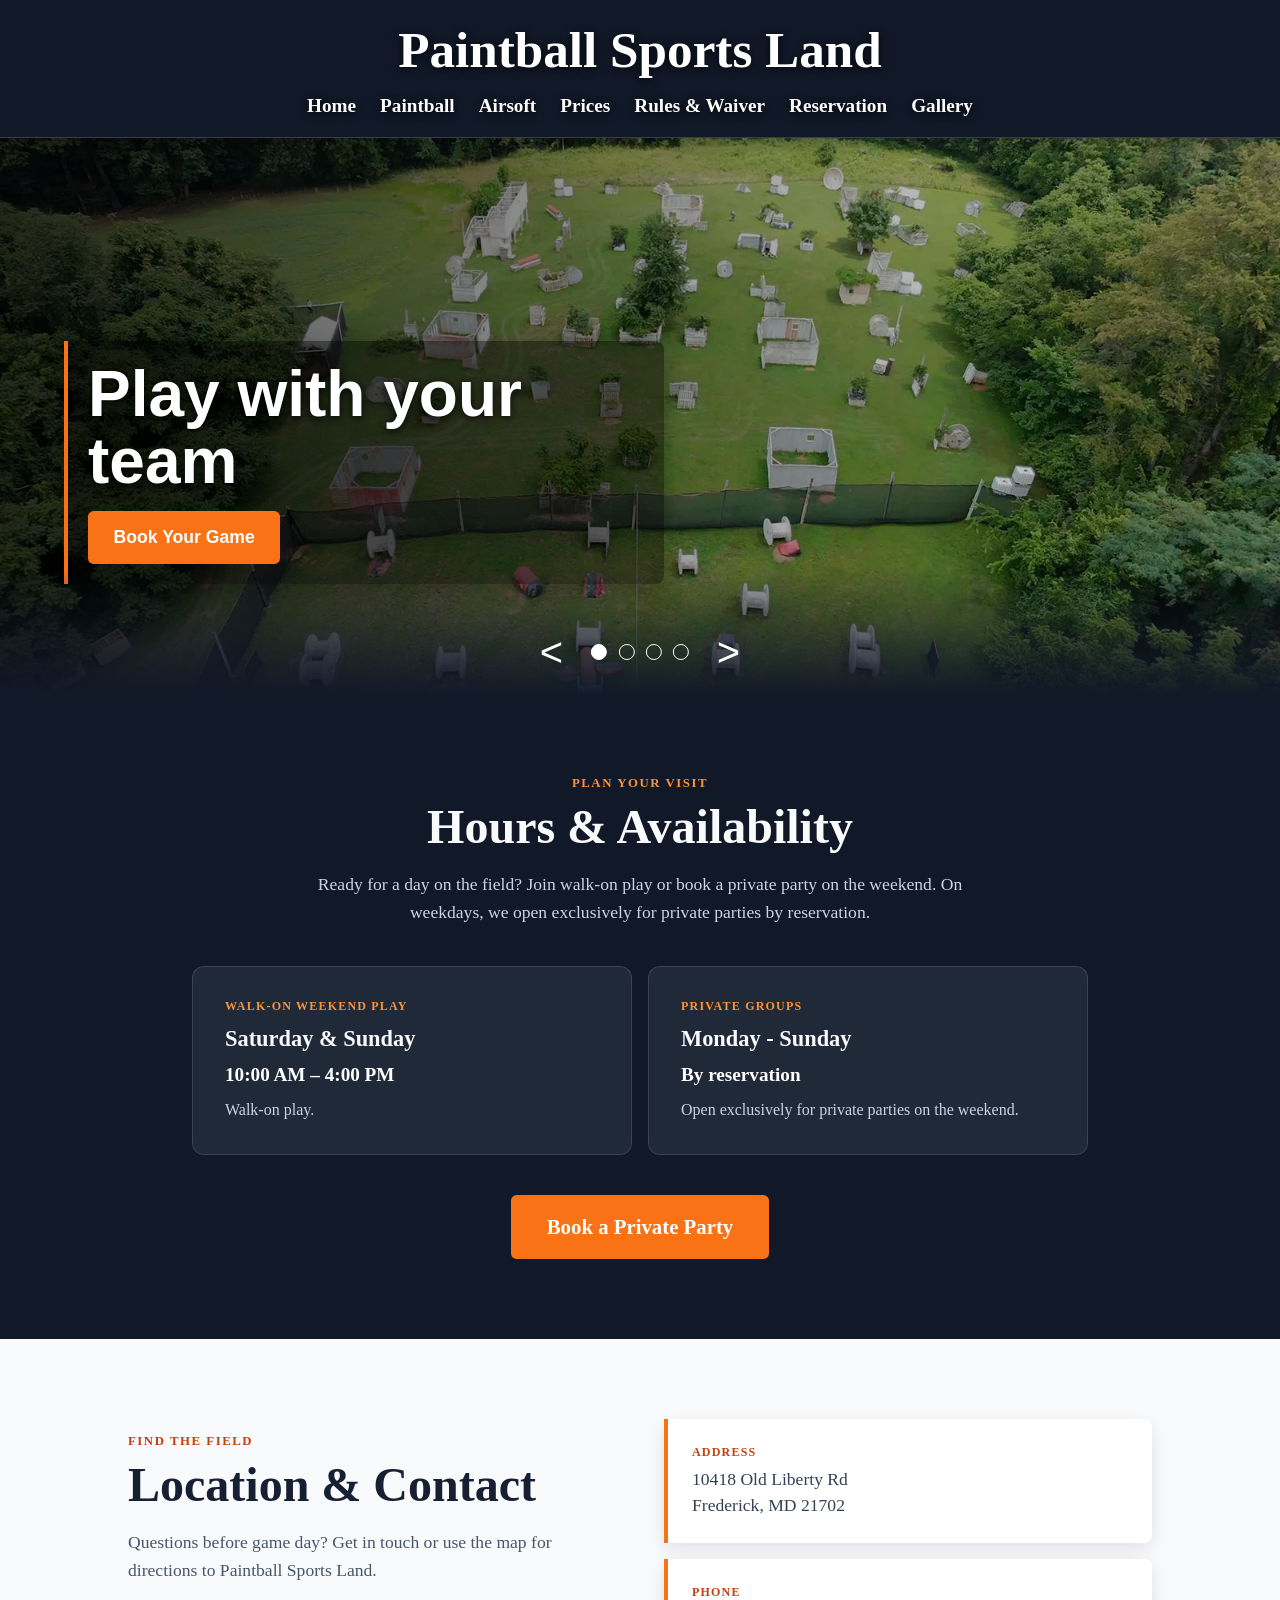
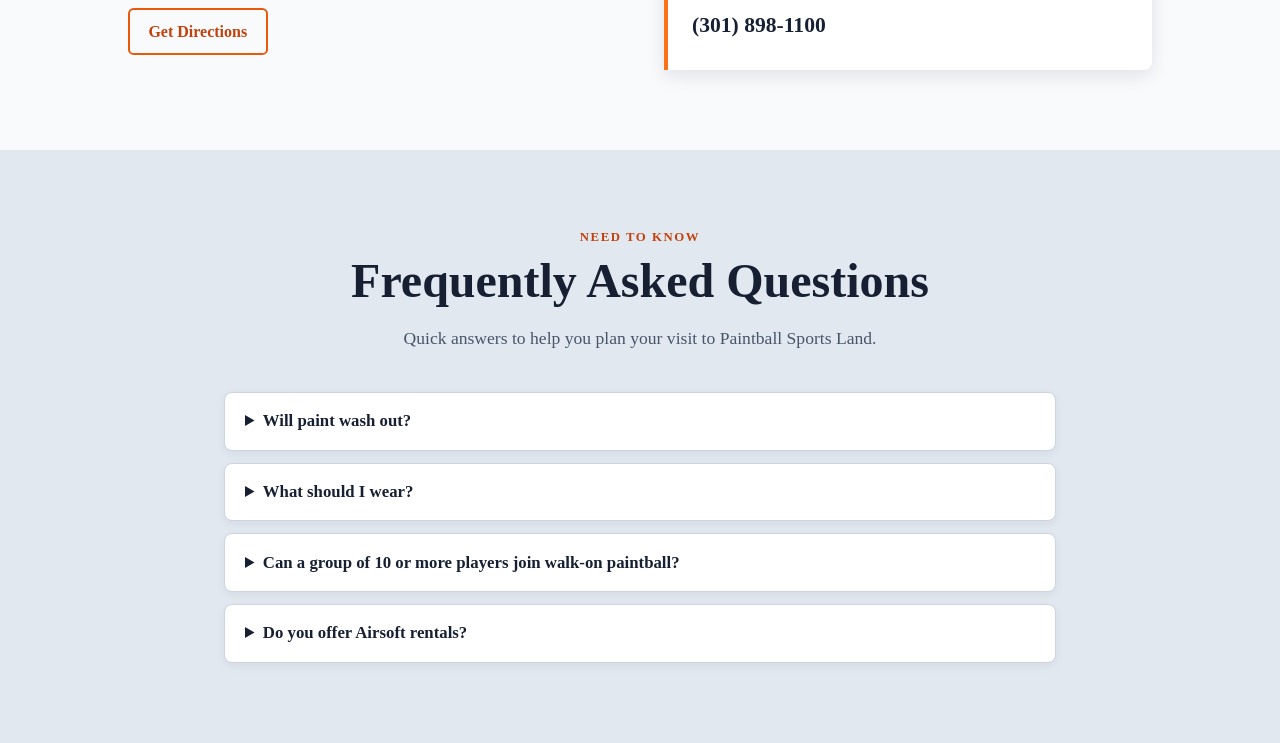
<file: index.html>
<!-- The main page for Paintball Sports Land. Page styles and behaviour are loaded below. -->
<html>
  <head>
    <meta charset="UTF-8">
    <!-- Text shown in the browser tab and in search results. -->
    <title>Paintball Sportsland</title>
    <!-- Loads the CSS file that controls the page design and layout. -->
    <link rel="stylesheet" href="style.css">
  </head>
  <body>
    <!-- Header stays on top of the hero images because CSS gives it a high stacking order. -->
    <header>
      <!-- The business name displayed at the top of the page. -->
      <h1>Paintball Sports Land</h1>
      <nav>
        <!-- Main site navigation. Update each href when its matching page is created. -->
        <ul class="nav-menu">
            <!-- index.html is the homepage file in this project. -->
            <li><a href="index.html">Home</a></li>
            <li><a href="Paintball.html">Paintball</a></li>
            <li><a href="Airsoft.html">Airsoft</a></li>
            <li><a href="prices.html">Prices</a></li>
            <li><a href="Rules.html">Rules &amp; Waiver</a></li>
            <li><a href="Reservation.html">Reservation</a></li>
            <li><a href="Gallery.html">Gallery</a></li>
        </ul>
      </nav>
    </header>

    <!--
      Hero slideshow: each .slide contains one background image and one caption.
      The first slide needs the active class so it is visible when the page loads.
      Add a new slide here and a matching dot button below if you add another image.
    -->
    <section class="slideshow">
      <!-- Slide 1: active makes this the opening image. -->
      <div class="slide active">
        <!-- alt text describes the image for screen readers. -->
        <picture>
          <source srcset="images/optimized/overivew_town_minifield.webp" type="image/webp">
          <img src="images/overivew_town_minifield.jpg" alt="Paintball players" fetchpriority="high">
        </picture>
        <!-- Caption contains the headline and main booking call-to-action. -->
        <div class="caption">
          <p>Play with your team</p>
          <!-- Change Reservation.html if the reservation page is renamed. -->
          <a class="book-button" href="Reservation.html">Book Your Game</a>
        </div>
      </div>

      <!-- Slide 2. It becomes visible when a user chooses it with the controls. -->
      <div class="slide airsoft-slide">
        <picture>
          <source srcset="images/optimized/airfoster.webp" type="image/webp">
          <img src="images/airfoster.jpg" alt="Airsoft player aiming a marker">
        </picture>
        <div class="caption">
          <p>Take on the field</p>
          <a class="book-button" href="Reservation.html">Book Your Game</a>
        </div>
      </div>

      <!-- Slide 3. -->
      <div class="slide">
        <picture>
          <source srcset="images/optimized/overview_of_speedball.webp" type="image/webp">
          <img src="images/overview_of_speedball.jpg" alt="Paintball equipment">
        </picture>
        <div class="caption">
          <p>Gear up and play</p>
          <a class="book-button" href="Reservation.html">Book Your Game</a>
        </div>
      </div>

      <!-- Slide 4. -->
      <div class="slide">
        <picture>
          <source srcset="images/optimized/paintballer_running.webp" type="image/webp">
          <img src="images/paintballer_running.jpg" alt="Paintball field overview">
        </picture>
        <div class="caption">
          <p>Explore our fields</p>
          <a class="book-button" href="Reservation.html">Book Your Game</a>
        </div>
      </div>

      <!-- Manual slideshow controls. aria-label text is used by screen readers. -->
      <div class="slide-controls" aria-label="Slideshow controls">
        <!-- Buttons use type="button" so they never submit a form. -->
        <button class="slide-arrow previous" type="button" aria-label="Previous slide">&lt;</button>
        <!-- One dot per slide; keep their order aligned with the slides above. -->
        <div class="slide-dots">
          <button class="slide-dot active" type="button" aria-label="Show slide 1"></button>
          <button class="slide-dot" type="button" aria-label="Show slide 2"></button>
          <button class="slide-dot" type="button" aria-label="Show slide 3"></button>
          <button class="slide-dot" type="button" aria-label="Show slide 4"></button>
        </div>
        <button class="slide-arrow next" type="button" aria-label="Next slide">&gt;</button>
      </div>
    </section>

    <!--
      HOURS AND AVAILABILITY
      This section sits directly below the hero so visitors can quickly decide
      when they can play. Update the text here whenever business hours change.
    -->
    <section class="hours-section" aria-labelledby="hours-heading">
      <!-- Introductory copy explains what the schedule cards mean. -->
      <div class="hours-intro">
        <p class="section-label">Plan your visit</p>
        <h2 id="hours-heading">Hours &amp; Availability</h2>
        <p>Ready for a day on the field? Join walk-on play or book a private party on the weekend. On weekdays, we open exclusively for private parties by reservation.</p>
      </div>

      <!-- Two schedule cards separate walk-on availability from private-party availability. -->
      <div class="hours-cards">
        <!-- Weekend card: walk-on play hours. -->
        <article class="hours-card">
          <p class="hours-card-label">Walk-On Weekend Play</p>
          <h3>Saturday &amp; Sunday</h3>
          <p class="hours-time">10:00 AM – 4:00 PM</p>
          <p>Walk-on play.</p>
        </article>

        <!-- Weekday card: the facility is reserved exclusively for private groups. -->
        <article class="hours-card hours-card--accent">
          <p class="hours-card-label">Private groups</p>
          <h3>Monday - Sunday</h3>
          <p class="hours-time">By reservation</p>
          <p>Open exclusively for private parties on the weekend.</p>
        </article>
      </div>

      <!-- Repeats the reservation action after visitors have read the schedule. -->
      <a class="book-button hours-button" href="Reservation.html">Book a Private Party</a>
    </section>

    <!--
      LOCATION AND CONTACT
      This section gives visitors the two fastest ways to reach the business:
      finding the field and calling the staff. Update the address and phone link
      together if either detail ever changes.
    -->
    <section class="location-section" aria-labelledby="location-heading">
      <!-- Left column introduces the section and contains the directions action. -->
      <div class="location-intro">
        <p class="section-label">Find the field</p>
        <h2 id="location-heading">Location &amp; Contact</h2>
        <p>Questions before game day? Get in touch or use the map for directions to Paintball Sports Land.</p>
        <!-- Opens Google Maps with the business address already entered. -->
        <a class="directions-button" href="https://www.google.com/maps/search/?api=1&amp;query=10418+Old+Liberty+Rd+Frederick+MD+21702" target="_blank" rel="noopener noreferrer">Get Directions</a>
      </div>

      <!-- Right column contains the address and phone information. -->
      <div class="contact-details">
        <!-- The address link selects the appropriate mapping app for the visitor's device. -->
        <address class="contact-item">
          <span class="contact-label">Address</span>
          <a class="address-map-link" data-map-address="10418 Old Liberty Rd, Frederick, MD 21702" href="https://www.google.com/maps/search/?api=1&amp;query=10418+Old+Liberty+Rd+Frederick+MD+21702" target="_blank" rel="noopener noreferrer">
            <span>10418 Old Liberty Rd</span>
            <span>Frederick, MD 21702</span>
          </a>
        </address>

        <!-- tel: lets visitors on phones tap the number to start a call. -->
        <div class="contact-item">
          <span class="contact-label">Phone</span>
          <a href="tel:+13018981100">(301) 898-1100</a>
        </div>
      </div>
    </section>

    <!--
      FREQUENTLY ASKED QUESTIONS
      The built-in details/summary elements create an accessible accordion without
      JavaScript. Add a new details block below to add another question and answer.
    -->
    <section class="faq-section" aria-labelledby="faq-heading">
      <!-- Brief introduction to the question list. -->
      <div class="faq-intro">
        <p class="section-label">Need to know</p>
        <h2 id="faq-heading">Frequently Asked Questions</h2>
        <p>Quick answers to help you plan your visit to Paintball Sports Land.</p>
      </div>

      <!-- Each details element can be clicked to expand or collapse its answer. -->
      <div class="faq-list">
        <details class="faq-item">
          <summary>Will paint wash out?</summary>
          <p>Yes, paint washes out of clothing, but we recommend washing your clothes as soon as possible.</p>
        </details>

        <details class="faq-item">
          <summary>What should I wear?</summary>
          <p>We recommend wearing older clothes and long pants.</p>
        </details>

        <details class="faq-item">
          <summary>Can a group of 10 or more players join walk-on paintball?</summary>
          <p>Yes. Groups of 10 or more can join walk-on paintball. We recommend calling ahead to help guarantee rentals for your group.</p>
        </details>

        <details class="faq-item">
          <summary>Do you offer Airsoft rentals?</summary>
          <p>Yes, but rental quantities are limited. Reserve ahead of time to help guarantee an Airsoft gun.</p>
        </details>
      </div>
    </section>

    <!-- Loads the slideshow controls after page content. -->
    <script src="script.js"></script>
  </body>
</html>
</file>
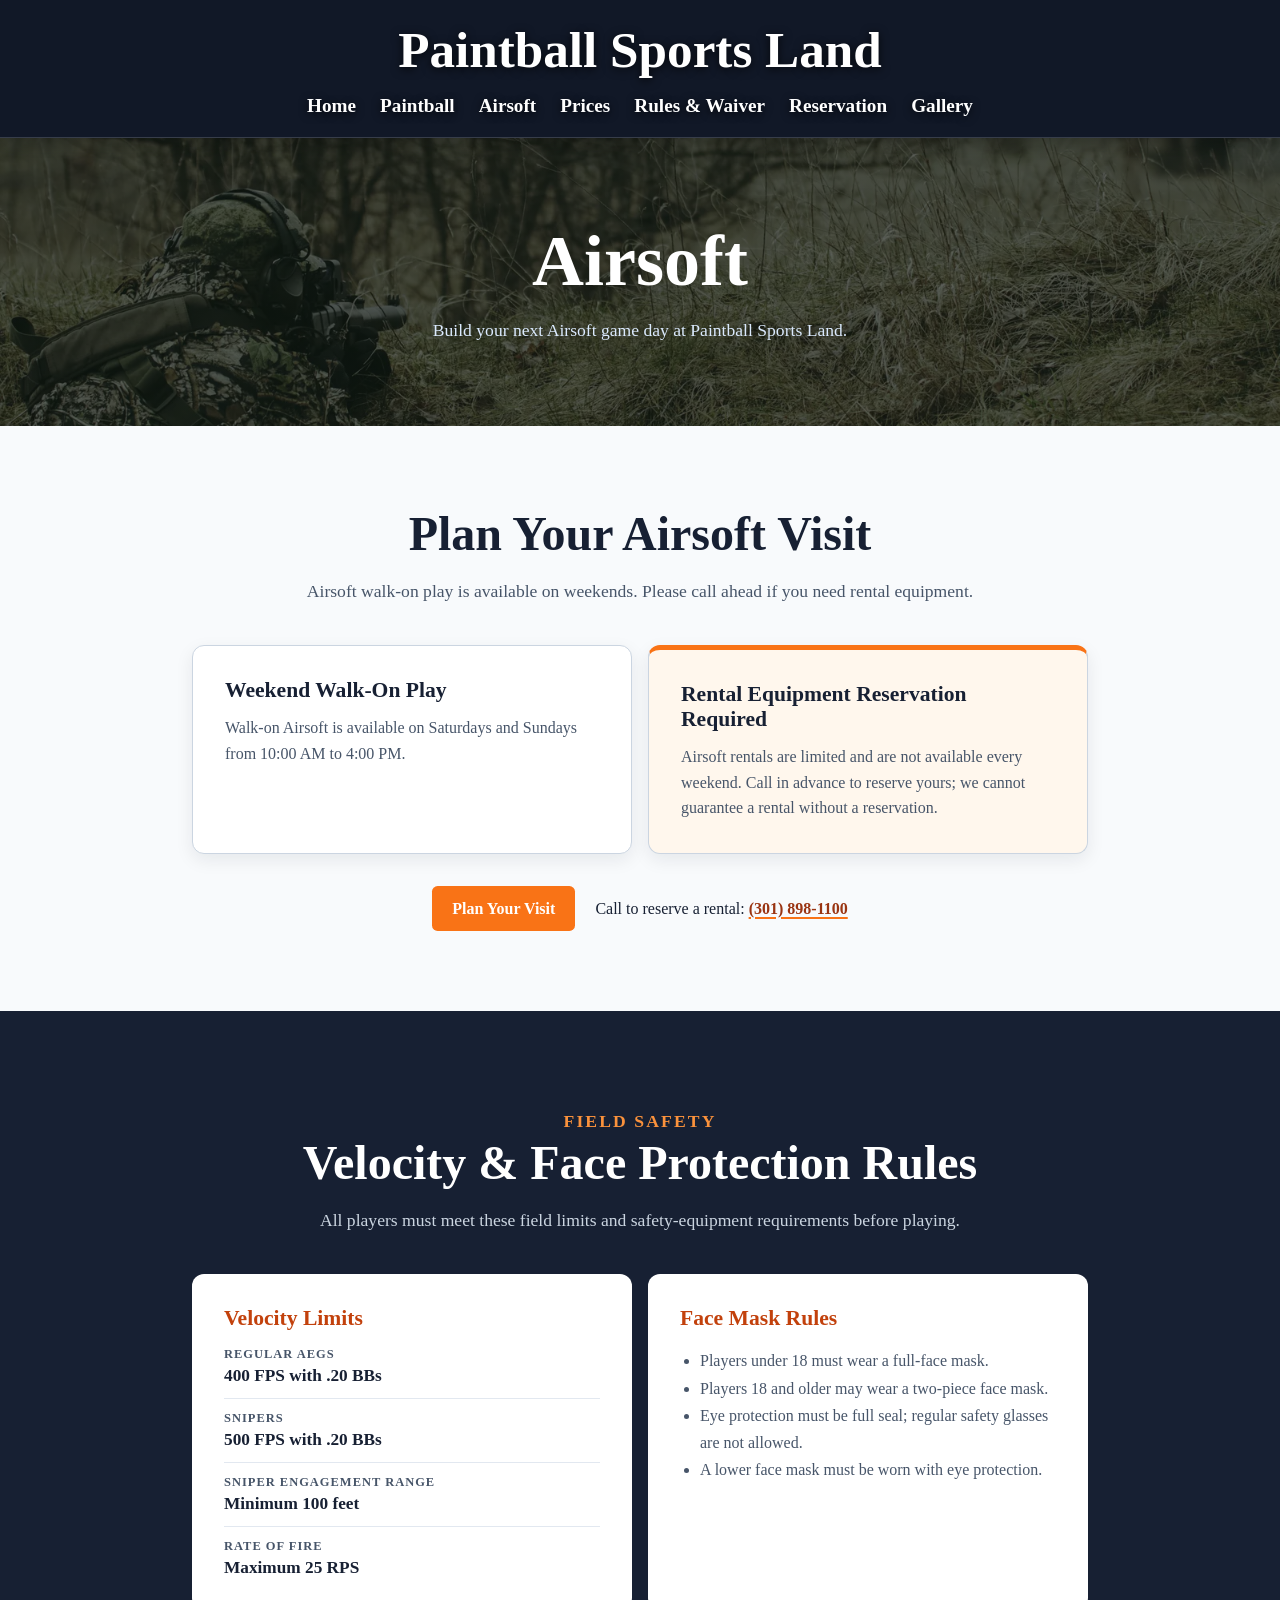
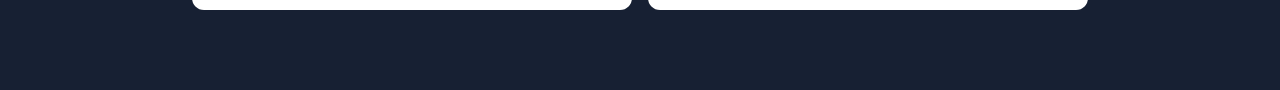
<file: Airsoft.html>
<!doctype html>
<html lang="en">
  <head>
    <!-- Page title displayed in the browser tab. -->
    <meta charset="UTF-8">
    <meta name="viewport" content="width=device-width, initial-scale=1.0">
    <title>Airsoft | Paintball Sports Land</title>
    <!-- Shares the site's existing styles with this page. -->
    <link rel="stylesheet" href="style.css">
  </head>
  <body>
    <!-- Shared site header. Keep these links the same across all pages. -->
    <header>
      <h1>Paintball Sports Land</h1>
      <nav aria-label="Main navigation">
        <ul class="nav-menu">
          <li><a href="index.html">Home</a></li>
          <li><a href="Paintball.html">Paintball</a></li>
          <li><a href="Airsoft.html" aria-current="page">Airsoft</a></li>
          <li><a href="prices.html">Prices</a></li>
          <li><a href="Rules.html">Rules &amp; Waiver</a></li>
          <li><a href="Reservation.html">Reservation</a></li>
          <li><a href="Gallery.html">Gallery</a></li>
        </ul>
      </nav>
    </header>

    <main>
      <!-- Page hero introduces the activity without relying on a new image. -->
      <section class="inner-page-hero airsoft-hero">
        <h2>Airsoft</h2>
        <p>Build your next Airsoft game day at Paintball Sports Land.</p>
      </section>

      <section class="page-content airsoft-visit-section" aria-labelledby="airsoft-plan-heading">
        <div class="content-heading">
          <h2 id="airsoft-plan-heading">Plan Your Airsoft Visit</h2>
          <p>Airsoft walk-on play is available on weekends. Please call ahead if you need rental equipment.</p>
        </div>
        <div class="content-grid">
          <article class="page-card">
            <h3>Weekend Walk-On Play</h3>
            <p>Walk-on Airsoft is available on Saturdays and Sundays from 10:00 AM to 4:00 PM.</p>
          </article>
          <article class="page-card airsoft-rental-card">
            <h3>Rental Equipment Reservation Required</h3>
            <p>Airsoft rentals are limited and are not available every weekend. Call in advance to reserve yours; we cannot guarantee a rental without a reservation.</p>
          </article>
        </div>
        <div class="page-action-row">
          <a class="book-button" href="Reservation.html">Plan Your Visit</a>
          <span>Call to reserve a rental: <a class="text-link" href="tel:+13018981100">(301) 898-1100</a></span>
        </div>
      </section>

      <section class="airsoft-rules-section" aria-labelledby="airsoft-rules-heading">
        <div class="content-heading">
          <p class="section-label">Field safety</p>
          <h2 id="airsoft-rules-heading">Velocity &amp; Face Protection Rules</h2>
          <p>All players must meet these field limits and safety-equipment requirements before playing.</p>
        </div>
        <div class="content-grid airsoft-rules-grid">
          <article class="page-card airsoft-rule-card">
            <h3>Velocity Limits</h3>
            <dl class="airsoft-limits">
              <div>
                <dt>Regular AEGs</dt>
                <dd>400 FPS with .20 BBs</dd>
              </div>
              <div>
                <dt>Snipers</dt>
                <dd>500 FPS with .20 BBs</dd>
              </div>
              <div>
                <dt>Sniper engagement range</dt>
                <dd>Minimum 100 feet</dd>
              </div>
              <div>
                <dt>Rate of fire</dt>
                <dd>Maximum 25 RPS</dd>
              </div>
            </dl>
          </article>
          <article class="page-card airsoft-rule-card">
            <h3>Face Mask Rules</h3>
            <ul>
              <li>Players under 18 must wear a full-face mask.</li>
              <li>Players 18 and older may wear a two-piece face mask.</li>
              <li>Eye protection must be full seal; regular safety glasses are not allowed.</li>
              <li>A lower face mask must be worn with eye protection.</li>
            </ul>
          </article>
        </div>
      </section>
    </main>
  </body>
</html>
</file>
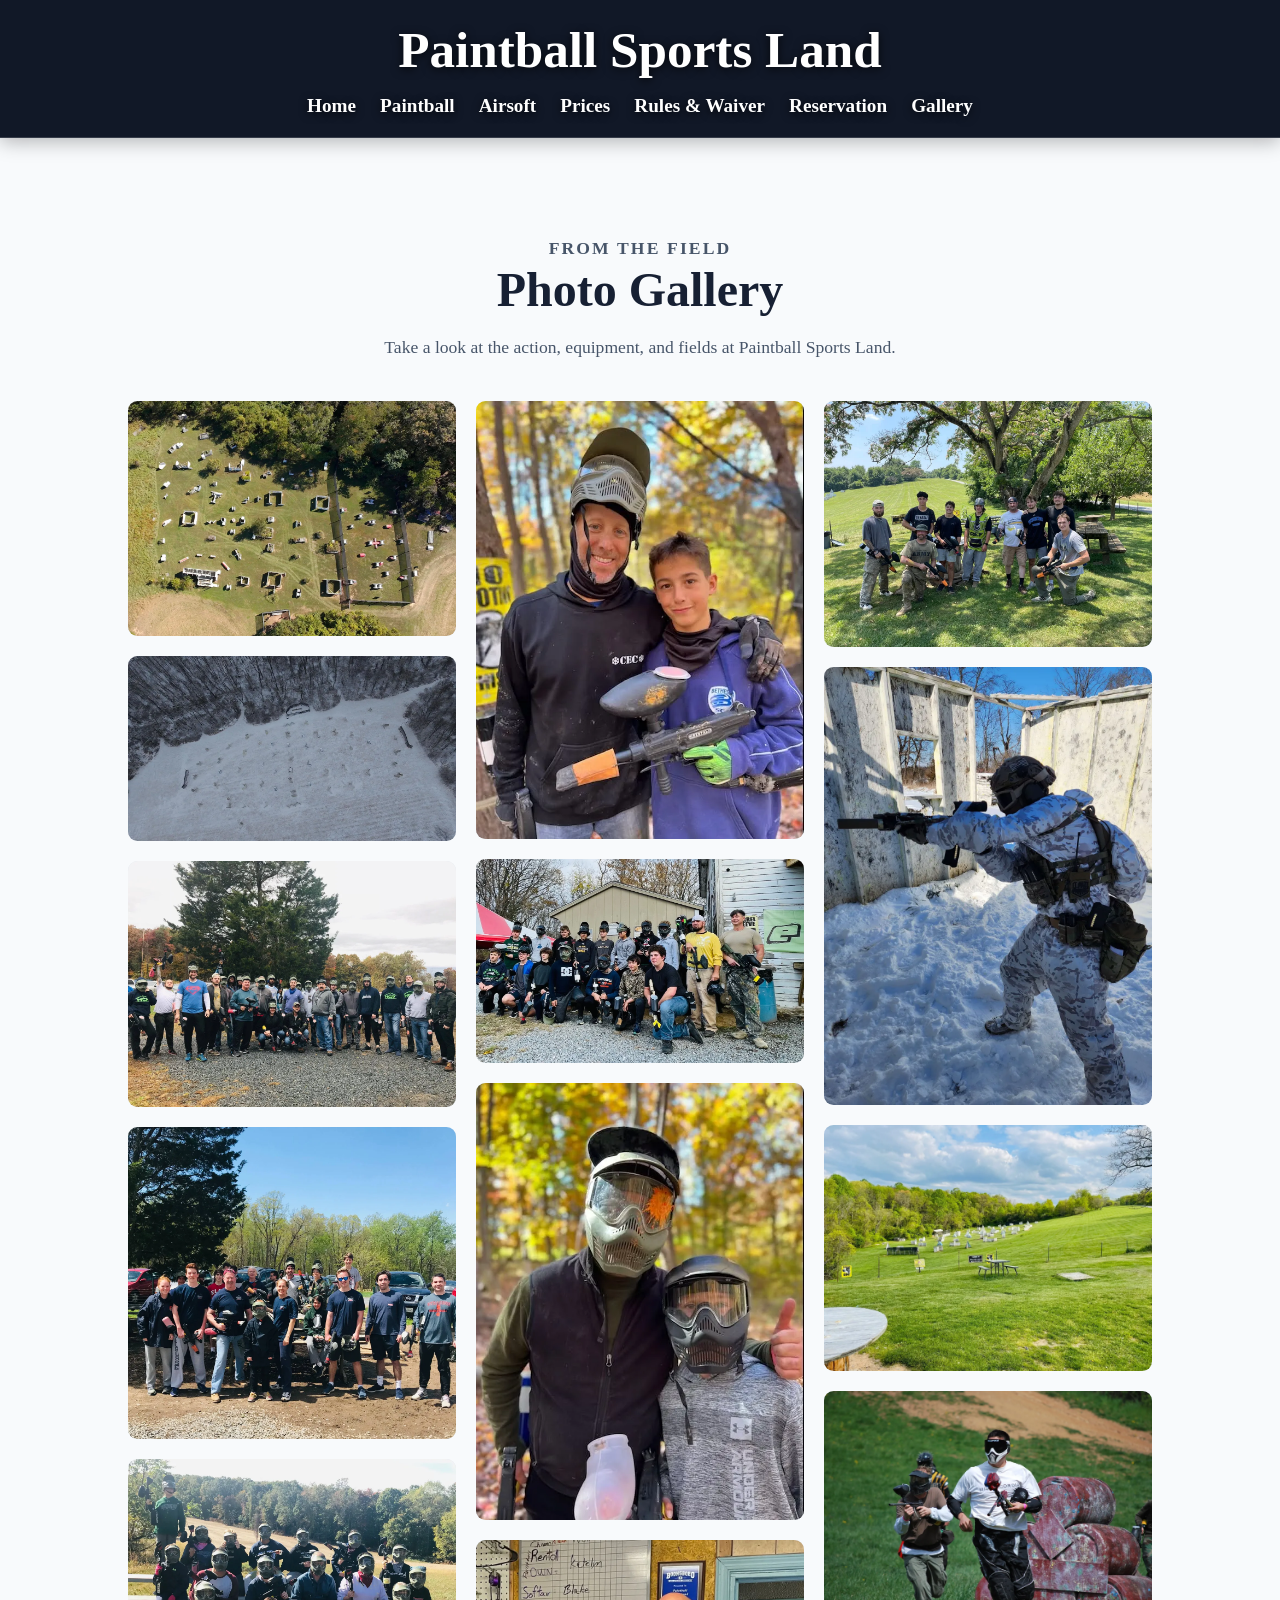
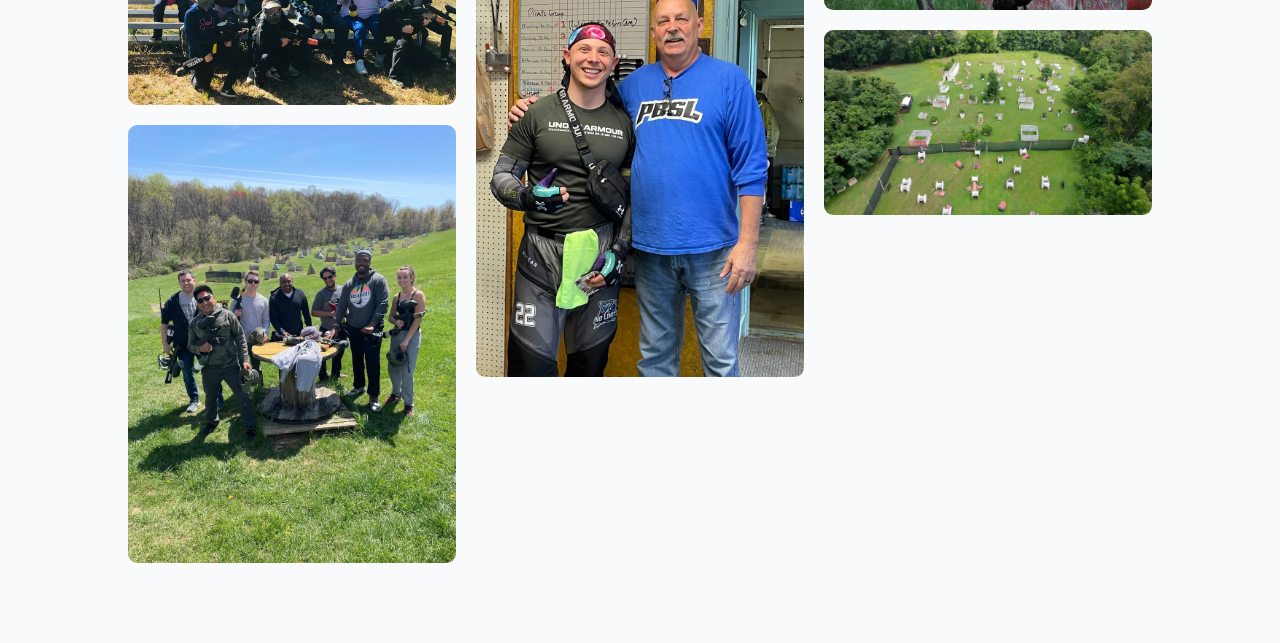
<file: Gallery.html>
<!doctype html>
<html lang="en">
  <head>
    <meta charset="UTF-8">
    <meta name="viewport" content="width=device-width, initial-scale=1.0">
    <title>Gallery | Paintball Sports Land</title>
    <link rel="stylesheet" href="style.css">
  </head>
  <body>
    <!-- Shared navigation keeps the Gallery easy to reach from every page. -->
    <header>
      <h1>Paintball Sports Land</h1>
      <nav aria-label="Main navigation">
        <ul class="nav-menu">
          <li><a href="index.html">Home</a></li>
          <li><a href="Paintball.html">Paintball</a></li>
          <li><a href="Airsoft.html">Airsoft</a></li>
          <li><a href="prices.html">Prices</a></li>
          <li><a href="Rules.html">Rules &amp; Waiver</a></li>
          <li><a href="Reservation.html">Reservation</a></li>
          <li><a href="Gallery.html" aria-current="page">Gallery</a></li>
        </ul>
      </nav>
    </header>

    <main>
      <section class="page-content gallery-content" aria-labelledby="gallery-heading">
        <div class="content-heading">
          <p class="section-label">From the field</p>
          <h2 id="gallery-heading">Photo Gallery</h2>
          <p>Take a look at the action, equipment, and fields at Paintball Sports Land.</p>
        </div>

        <div class="gallery-grid">
          <!-- Field and group photos supplied by Paintball Sports Land. -->
          <figure class="gallery-item">
            <picture>
              <source srcset="images/optimized/gallery/557623986_1329676142280448_2887165316082739140_n.webp" type="image/webp">
              <img src="images/optimized/gallery/557623986_1329676142280448_2887165316082739140_n.jpg" alt="Aerial view of Paintball Sports Land fields" width="1200" height="860" fetchpriority="high" decoding="async">
            </picture>
          </figure>
          <figure class="gallery-item">
            <picture>
              <source srcset="images/optimized/gallery/618363682_1414688093779252_8849583947902253813_n.webp" type="image/webp">
              <img src="images/optimized/gallery/618363682_1414688093779252_8849583947902253813_n.jpg" alt="Snow-covered paintball field" width="1200" height="677" loading="lazy" decoding="async">
            </picture>
          </figure>
          <figure class="gallery-item">
            <picture>
              <source srcset="images/optimized/gallery/46439244_2197489140284674_4880691025745543168_n.webp" type="image/webp">
              <img src="images/optimized/gallery/46439244_2197489140284674_4880691025745543168_n.jpg" alt="Large paintball group posing before play" width="1200" height="900" loading="lazy" decoding="async">
            </picture>
          </figure>
          <figure class="gallery-item">
            <picture>
              <source srcset="images/optimized/gallery/57484797_2439325426101043_1765509039313125376_n.webp" type="image/webp">
              <img src="images/optimized/gallery/57484797_2439325426101043_1765509039313125376_n.jpg" alt="Paintball group outdoors at Paintball Sports Land" width="1200" height="1141" loading="lazy" decoding="async">
            </picture>
          </figure>
          <figure class="gallery-item">
            <picture>
              <source srcset="images/optimized/gallery/74276606_2785208388179410_1539762500218650624_n.webp" type="image/webp">
              <img src="images/optimized/gallery/74276606_2785208388179410_1539762500218650624_n.jpg" alt="Masked paintball players gathered in the field" width="1200" height="900" loading="lazy" decoding="async">
            </picture>
          </figure>
          <figure class="gallery-item">
            <picture>
              <source srcset="images/optimized/gallery/483560861_9864104250289753_1834102336145176846_n.webp" type="image/webp">
              <img src="images/optimized/gallery/483560861_9864104250289753_1834102336145176846_n.jpg" alt="Paintball group standing in front of an outdoor field" width="900" height="1200" loading="lazy" decoding="async">
            </picture>
          </figure>
          <figure class="gallery-item">
            <picture>
              <source srcset="images/optimized/gallery/477447863_1141376717777059_1889153502883545073_n.webp" type="image/webp">
              <img src="images/optimized/gallery/477447863_1141376717777059_1889153502883545073_n.jpg" alt="Adult and child wearing paintball masks" width="600" height="800" loading="lazy" decoding="async">
            </picture>
          </figure>
          <figure class="gallery-item">
            <picture>
              <source srcset="images/optimized/gallery/476435111_1141376647777066_8651293300207711802_n.webp" type="image/webp">
              <img src="images/optimized/gallery/476435111_1141376647777066_8651293300207711802_n.jpg" alt="Paintball group at the field staging area" width="1200" height="747" loading="lazy" decoding="async">
            </picture>
          </figure>
          <figure class="gallery-item">
            <picture>
              <source srcset="images/optimized/gallery/476955379_1141376724443725_284698821302536881_n.webp" type="image/webp">
              <img src="images/optimized/gallery/476955379_1141376724443725_284698821302536881_n.jpg" alt="Two paintball players wearing masks in the woods" width="600" height="800" loading="lazy" decoding="async">
            </picture>
          </figure>
          <figure class="gallery-item">
            <picture>
              <source srcset="images/optimized/gallery/503343503_1228735955707801_812310616303723839_n.webp" type="image/webp">
              <img src="images/optimized/gallery/503343503_1228735955707801_812310616303723839_n.jpg" alt="Two people posing inside Paintball Sports Land" width="900" height="1200" loading="lazy" decoding="async">
            </picture>
          </figure>
          <figure class="gallery-item">
            <picture>
              <source srcset="images/optimized/gallery/515722927_1255839186330811_5496486505872815352_n.webp" type="image/webp">
              <img src="images/optimized/gallery/515722927_1255839186330811_5496486505872815352_n.jpg" alt="Paintball group standing near the field" width="1200" height="900" loading="lazy" decoding="async">
            </picture>
          </figure>
          <!-- Existing homepage photos are included here so visitors can see more of the field. -->
          <figure class="gallery-item">
            <picture>
              <source srcset="images/optimized/airfoster.webp" type="image/webp">
              <img src="images/airfoster.jpg" alt="Airsoft player aiming a marker" loading="lazy" decoding="async">
            </picture>
          </figure>
          <figure class="gallery-item">
            <picture>
              <source srcset="images/optimized/overview_of_speedball.webp" type="image/webp">
              <img src="images/overview_of_speedball.jpg" alt="Paintball equipment at the field" loading="lazy" decoding="async">
            </picture>
          </figure>
          <figure class="gallery-item">
            <picture>
              <source srcset="images/optimized/paintballer_running.webp" type="image/webp">
              <img src="images/paintballer_running.jpg" alt="Paintball player moving through the field" loading="lazy" decoding="async">
            </picture>
          </figure>
          <figure class="gallery-item">
            <picture>
              <source srcset="images/optimized/overivew_town_minifield.webp" type="image/webp">
              <img src="images/overivew_town_minifield.jpg" alt="Outdoor paintball field with obstacles" loading="lazy" decoding="async">
            </picture>
          </figure>
        </div>
      </section>
    </main>
  </body>
</html>
</file>
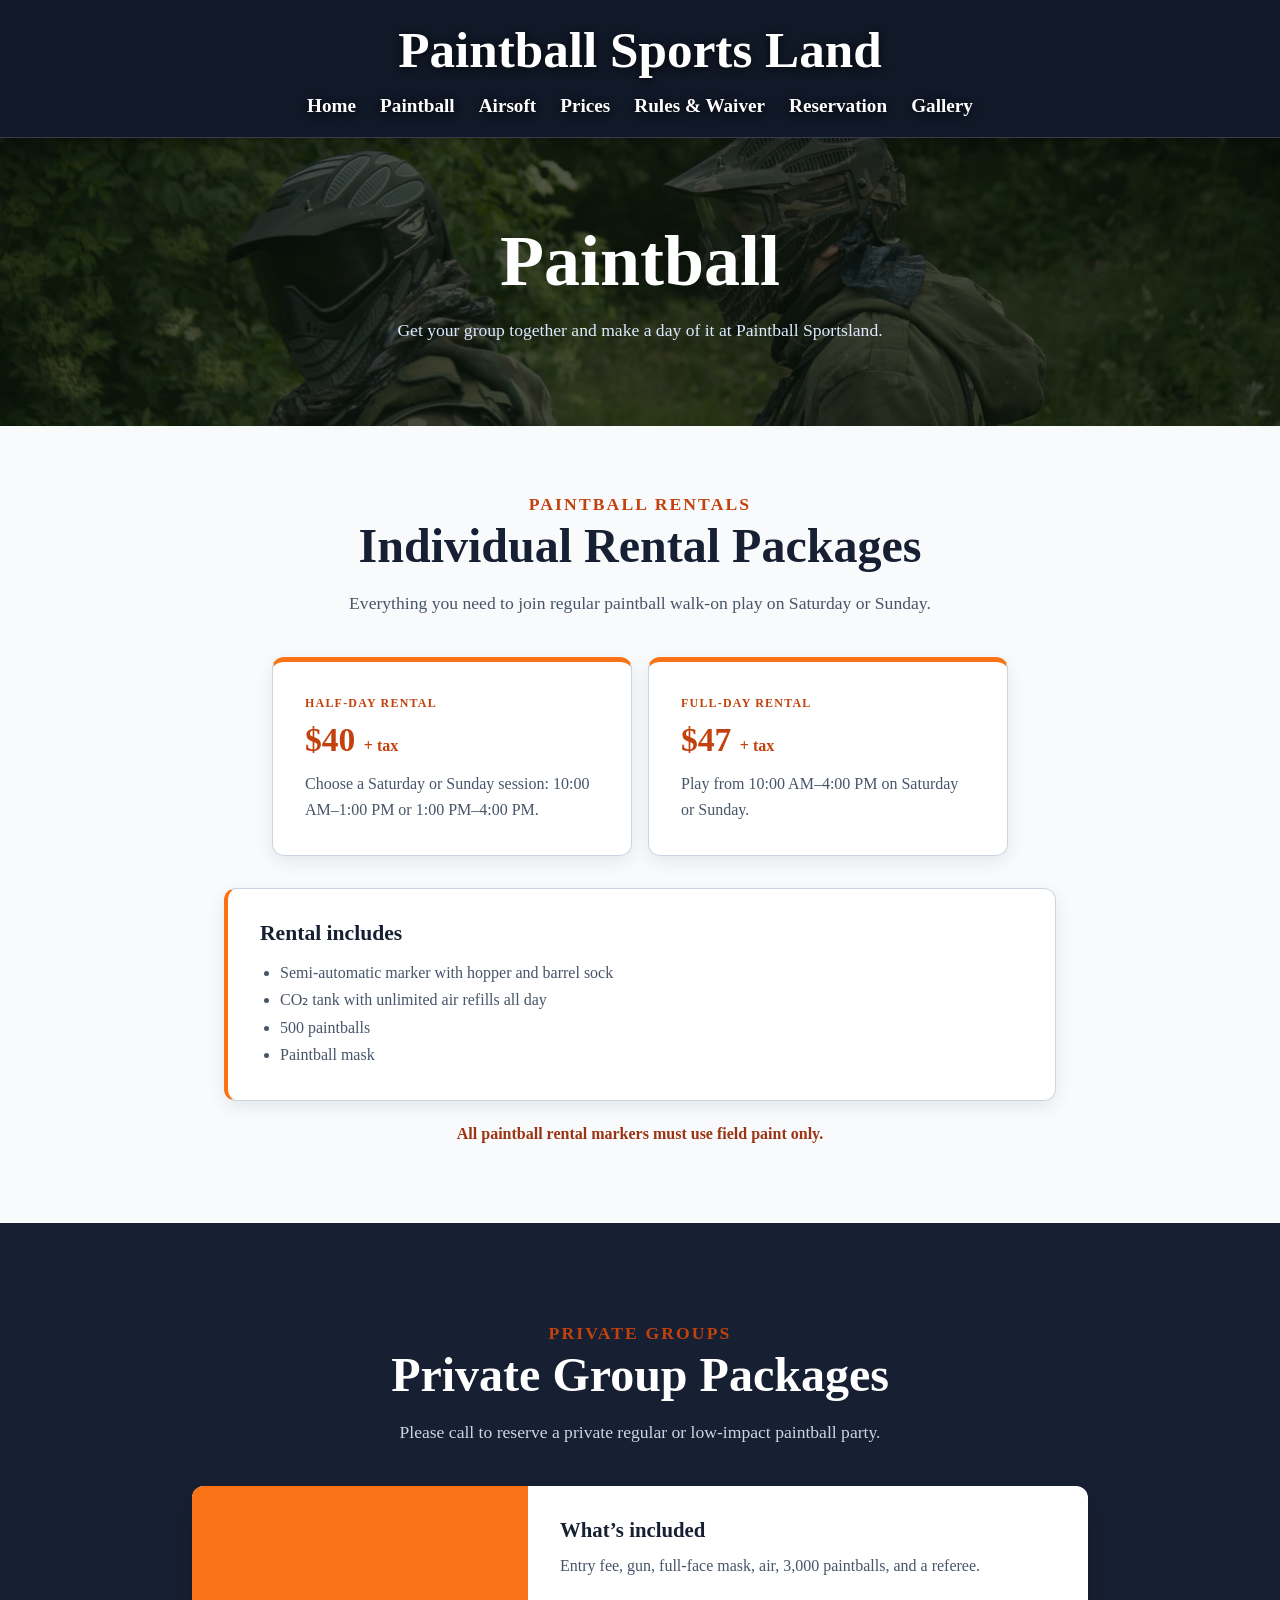
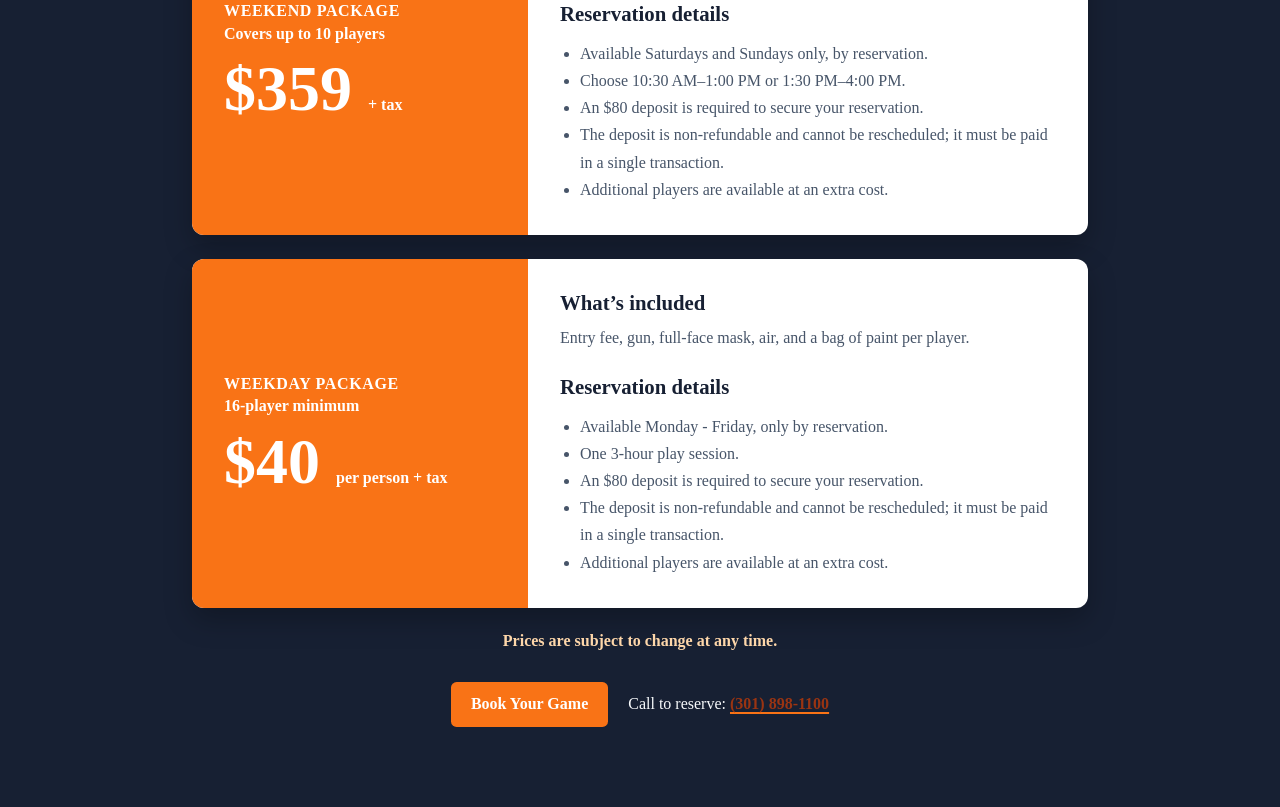
<file: Paintball.html>
<!doctype html>
<html lang="en">
  <head>
    <!-- Page title displayed in the browser tab. -->
    <meta charset="UTF-8">
    <meta name="viewport" content="width=device-width, initial-scale=1.0">
    <title>Paintball | Paintball Sportsland</title>
    <!-- Shares the site's existing styles with this page. -->
    <link rel="stylesheet" href="style.css">
  </head>
  <body>
    <!-- Shared site header. Keep these links the same across all pages. -->
    <header>
      <h1>Paintball Sports Land</h1>
      <nav aria-label="Main navigation">
        <ul class="nav-menu">
          <li><a href="index.html">Home</a></li>
          <li><a href="Paintball.html" aria-current="page">Paintball</a></li>
          <li><a href="Airsoft.html">Airsoft</a></li>
          <li><a href="prices.html">Prices</a></li>
          <li><a href="Rules.html">Rules &amp; Waiver</a></li>
          <li><a href="Reservation.html">Reservation</a></li>
          <li><a href="Gallery.html">Gallery</a></li>
        </ul>
      </nav>
    </header>

    <main>
      <!-- Page hero introduces the activity without relying on a new image. -->
      <section class="inner-page-hero paintball-hero">
        <h2>Paintball</h2>
        <p>Get your group together and make a day of it at Paintball Sportsland.</p>
      </section>

      <section class="page-content paintball-packages" aria-labelledby="paintball-plan-heading">
        <div class="content-heading">
          <p class="section-label">Paintball rentals</p>
          <h2 id="paintball-plan-heading">Individual Rental Packages</h2>
          <p>Everything you need to join regular paintball walk-on play on Saturday or Sunday.</p>
        </div>
        <div class="content-grid package-grid">
          <article class="page-card package-card">
            <p class="card-kicker">Half-Day Rental</p>
            <h3>$40 <span>+ tax</span></h3>
            <p>Choose a Saturday or Sunday session: 10:00 AM–1:00 PM or 1:00 PM–4:00 PM.</p>
          </article>
          <article class="page-card package-card">
            <p class="card-kicker">Full-Day Rental</p>
            <h3>$47 <span>+ tax</span></h3>
            <p>Play from 10:00 AM–4:00 PM on Saturday or Sunday.</p>
          </article>
        </div>
        <article class="page-callout rental-includes">
          <h3>Rental includes</h3>
          <ul>
            <li>Semi-automatic marker with hopper and barrel sock</li>
            <li>CO₂ tank with unlimited air refills all day</li>
            <li>500 paintballs</li>
            <li>Paintball mask</li>
          </ul>
        </article>
        <p class="field-paint-note">All paintball rental markers must use field paint only.</p>
      </section>

      <section class="party-package-section" aria-labelledby="party-package-heading">
        <div class="content-heading">
          <p class="section-label">Private groups</p>
          <h2 id="party-package-heading">Private Group Packages</h2>
          <p>Please call to reserve a private regular or low-impact paintball party.</p>
        </div>
        <div class="party-package-list">
          <!-- Weekend package for smaller private groups. -->
          <article class="party-package-card">
            <div class="party-package-price">
              <p><span class="party-package-label">Weekend Package</span><br>Covers up to 10 players</p>
              <strong>$359 <span>+ tax</span></strong>
            </div>
            <div class="party-package-details">
              <h3>What’s included</h3>
              <p>Entry fee, gun, full-face mask, air, 3,000 paintballs, and a referee.</p>
              <h3>Reservation details</h3>
              <ul>
                <li>Available Saturdays and Sundays only, by reservation.</li>
                <li>Choose 10:30 AM–1:00 PM or 1:30 PM–4:00 PM.</li>
                <li>An $80 deposit is required to secure your reservation.</li>
                <li>The deposit is non-refundable and cannot be rescheduled; it must be paid in a single transaction.</li>
                <li>Additional players are available at an extra cost.</li>
              </ul>
            </div>
          </article>

          <!-- Weekday package reflects the minimum group size needed to open the field. -->
          <article class="party-package-card">
            <div class="party-package-price">
              <p><span class="party-package-label">Weekday Package</span><br>16-player minimum</p>
              <strong>$40 <span>per person + tax</span></strong>
            </div>
            <div class="party-package-details">
              <h3>What’s included</h3>
              <p>Entry fee, gun, full-face mask, air, and a bag of paint per player.</p>
              <h3>Reservation details</h3>
              <ul>
                <li>Available Monday - Friday, only by reservation.</li>
                <li>One 3-hour play session.</li>
                <li>An $80 deposit is required to secure your reservation.</li>
                <li>The deposit is non-refundable and cannot be rescheduled; it must be paid in a single transaction.</li>
                <li>Additional players are available at an extra cost.</li>
              </ul>
            </div>
          </article>
        </div>
        <p class="pricing-note">Prices are subject to change at any time.</p>
        <div class="page-action-row">
          <a class="book-button" href="Reservation.html">Book Your Game</a>
          <span>Call to reserve: <a class="text-link" href="tel:+13018981100">(301) 898-1100</a></span>
        </div>
      </section>
    </main>
  </body>
</html>
</file>
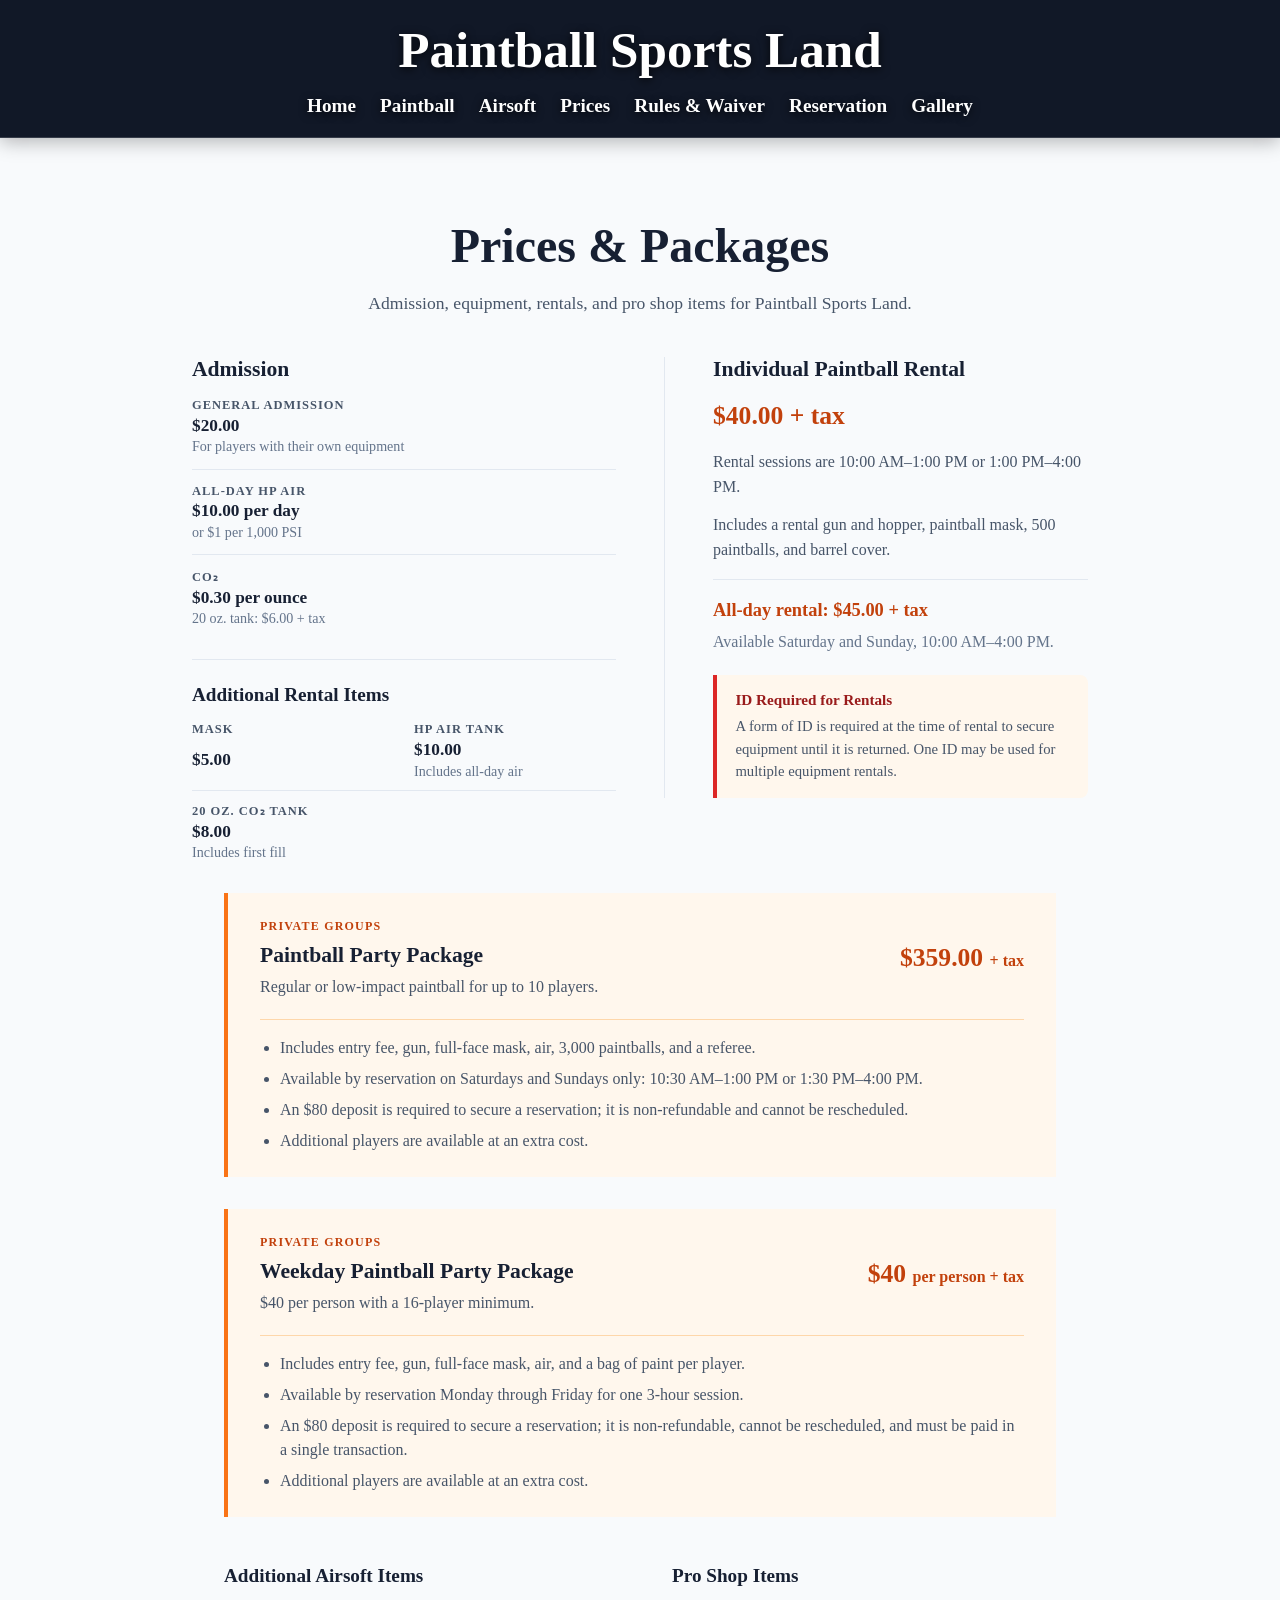
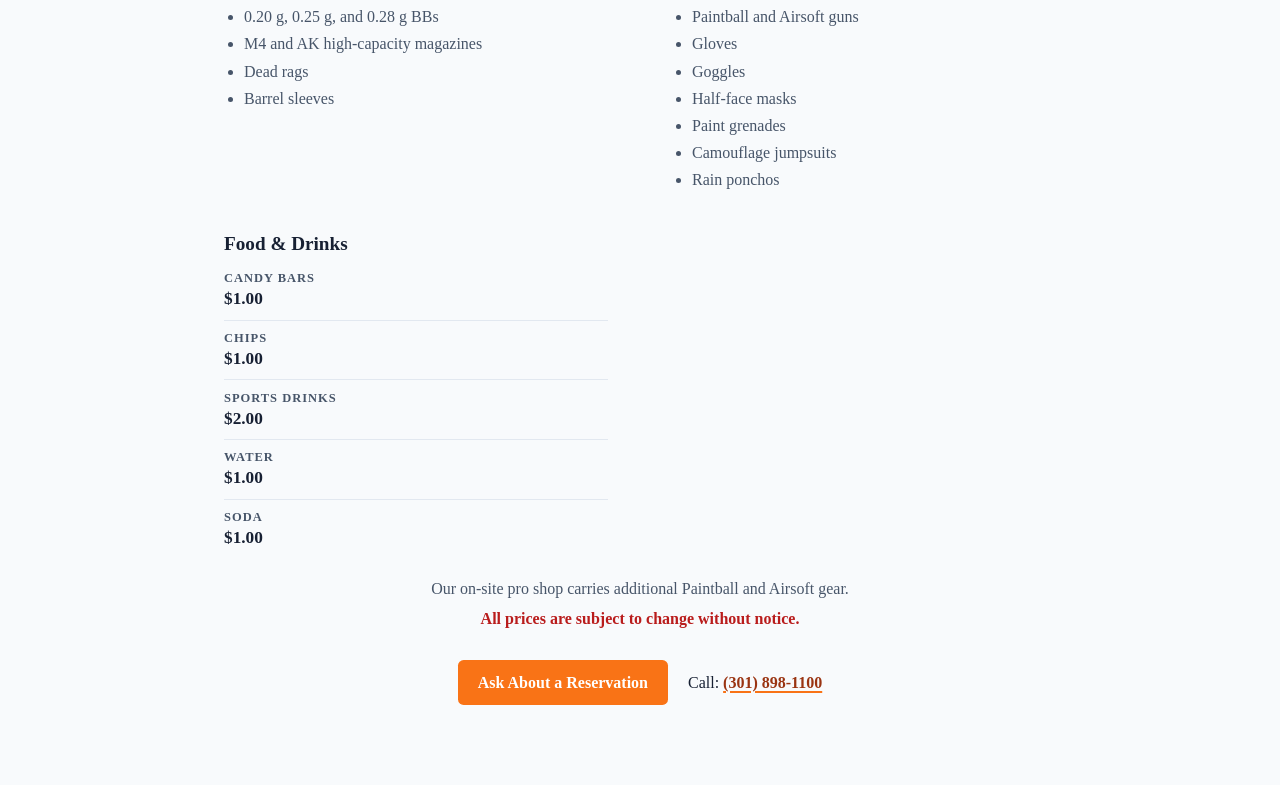
<file: prices.html>
<!doctype html>
<html lang="en">
  <head>
    <!-- Page title displayed in the browser tab. -->
    <meta charset="UTF-8">
    <meta name="viewport" content="width=device-width, initial-scale=1.0">
    <title>Prices | Paintball Sports Land</title>
    <!-- Shares the site's existing styles with this page. -->
    <link rel="stylesheet" href="style.css">
  </head>
  <body>
    <!-- Shared site header. Keep these links the same across all pages. -->
    <header>
      <h1>Paintball Sports Land</h1>
      <nav aria-label="Main navigation">
        <ul class="nav-menu">
          <li><a href="index.html">Home</a></li>
          <li><a href="Paintball.html">Paintball</a></li>
          <li><a href="Airsoft.html">Airsoft</a></li>
          <li><a href="prices.html" aria-current="page">Prices</a></li>
          <li><a href="Rules.html">Rules &amp; Waiver</a></li>
          <li><a href="Reservation.html">Reservation</a></li>
          <li><a href="Gallery.html">Gallery</a></li>
        </ul>
      </nav>
    </header>

    <main>
      <!-- Current field and pro-shop pricing supplied from the existing website. -->
      <section class="page-content prices-content" aria-labelledby="pricing-heading">
        <div class="content-heading">
          <h2 id="pricing-heading">Prices &amp; Packages</h2>
          <p>Admission, equipment, rentals, and pro shop items for Paintball Sports Land.</p>
        </div>
        <!-- One main panel groups the most important game-day prices together. -->
        <article class="page-card pricing-primary">
          <section>
            <h3>Admission</h3>
            <dl class="price-list">
              <div><dt>General admission</dt><dd>$20.00 <span>For players with their own equipment</span></dd></div>
              <div><dt>All-day HP air</dt><dd>$10.00 per day <span>or $1 per 1,000 PSI</span></dd></div>
              <div><dt>CO₂</dt><dd>$0.30 per ounce <span>20 oz. tank: $6.00 + tax</span></dd></div>
            </dl>
            <div class="admission-rental-items">
              <h3>Additional Rental Items</h3>
              <dl class="price-list compact-price-list">
                <div><dt>Mask</dt><dd>$5.00</dd></div>
                <div><dt>HP air tank</dt><dd>$10.00 <span>Includes all-day air</span></dd></div>
                <div><dt>20 oz. CO₂ tank</dt><dd>$8.00 <span>Includes first fill</span></dd></div>
              </dl>
            </div>
          </section>
          <section>
            <h3>Individual Paintball Rental</h3>
            <p class="price-feature">$40.00 + tax</p>
            <p>Includes a rental gun and hopper, paintball mask, 500 paintballs, and barrel cover.</p>
            <p class="all-day-rental"><strong>All-day rental: $45.00 + tax</strong><span>Available Saturday and Sunday, 10:00 AM–4:00 PM.</span></p>
            <div class="rental-id-notice">
              <h4>ID Required for Rentals</h4>
              <p>A form of ID is required at the time of rental to secure equipment until it is returned. One ID may be used for multiple equipment rentals.</p>
            </div>
            <p>Rental sessions are 10:00 AM–1:00 PM or 1:00 PM–4:00 PM.</p>
          </section>
        </article>
        <section class="party-price-strip" aria-label="Paintball party package price">
          <div>
            <p class="card-kicker">Private groups</p>
            <h3>Paintball Party Package</h3>
            <p>Regular or low-impact paintball for up to 10 players.</p>
          </div>
          <p class="price-feature">$359.00 <span>+ tax</span></p>
          <ul class="party-price-details">
            <li>Includes entry fee, gun, full-face mask, air, 3,000 paintballs, and a referee.</li>
            <li>Available by reservation on Saturdays and Sundays only: 10:30 AM–1:00 PM or 1:30 PM–4:00 PM.</li>
            <li>An $80 deposit is required to secure a reservation; it is non-refundable and cannot be rescheduled.</li>
            <li>Additional players are available at an extra cost.</li>
          </ul>
        </section>
        <section class="party-price-strip" aria-label="Weekday private paintball package price">
          <div>
            <p class="card-kicker">Private groups</p>
            <h3>Weekday Paintball Party Package</h3>
            <p>$40 per person with a 16-player minimum.</p>
          </div>
          <p class="price-feature">$40 <span>per person + tax</span></p>
          <ul class="party-price-details">
            <li>Includes entry fee, gun, full-face mask, air, and a bag of paint per player.</li>
            <li>Available by reservation Monday through Friday for one 3-hour session.</li>
            <li>An $80 deposit is required to secure a reservation; it is non-refundable, cannot be rescheduled, and must be paid in a single transaction.</li>
            <li>Additional players are available at an extra cost.</li>
          </ul>
        </section>
        <!-- Supporting items stay unboxed so the page remains quick to scan. -->
        <section class="pricing-extras" aria-label="Additional items and refreshments">
          <div class="price-detail">
            <h3>Additional Airsoft Items</h3>
            <ul class="price-item-list">
              <li>0.20 g, 0.25 g, and 0.28 g BBs</li>
              <li>M4 and AK high-capacity magazines</li>
              <li>Dead rags</li>
              <li>Barrel sleeves</li>
            </ul>
          </div>
          <div class="price-detail price-detail--moved">
            <h3>Additional Rental Items</h3>
            <dl class="price-list compact-price-list">
              <div><dt>Mask</dt><dd>$5.00</dd></div>
              <div><dt>HP air tank</dt><dd>$10.00 <span>Includes all-day air</span></dd></div>
              <div><dt>20 oz. CO₂ tank</dt><dd>$8.00 <span>Includes first fill</span></dd></div>
            </dl>
          </div>
          <div class="price-detail">
            <h3>Pro Shop Items</h3>
            <ul class="price-item-list">
              <li>Paintball and Airsoft guns</li>
              <li>Gloves</li>
              <li>Goggles</li>
              <li>Half-face masks</li>
              <li>Paint grenades</li>
              <li>Camouflage jumpsuits</li>
              <li>Rain ponchos</li>
            </ul>
          </div>
          <div class="price-detail">
            <h3>Food &amp; Drinks</h3>
            <dl class="price-list compact-price-list">
              <div><dt>Candy bars</dt><dd>$1.00</dd></div>
              <div><dt>Chips</dt><dd>$1.00</dd></div>
              <div><dt>Sports drinks</dt><dd>$2.00</dd></div>
              <div><dt>Water</dt><dd>$1.00</dd></div>
              <div><dt>Soda</dt><dd>$1.00</dd></div>
            </dl>
          </div>
        </section>
        <p class="pro-shop-note">Our on-site pro shop carries additional Paintball and Airsoft gear.</p>
        <p class="price-change-note">All prices are subject to change without notice.</p>
        <div class="page-action-row">
          <a class="book-button" href="Reservation.html">Ask About a Reservation</a>
          <span>Call: <a class="text-link" href="tel:+13018981100">(301) 898-1100</a></span>
        </div>
      </section>
    </main>
  </body>
</html>
</file>
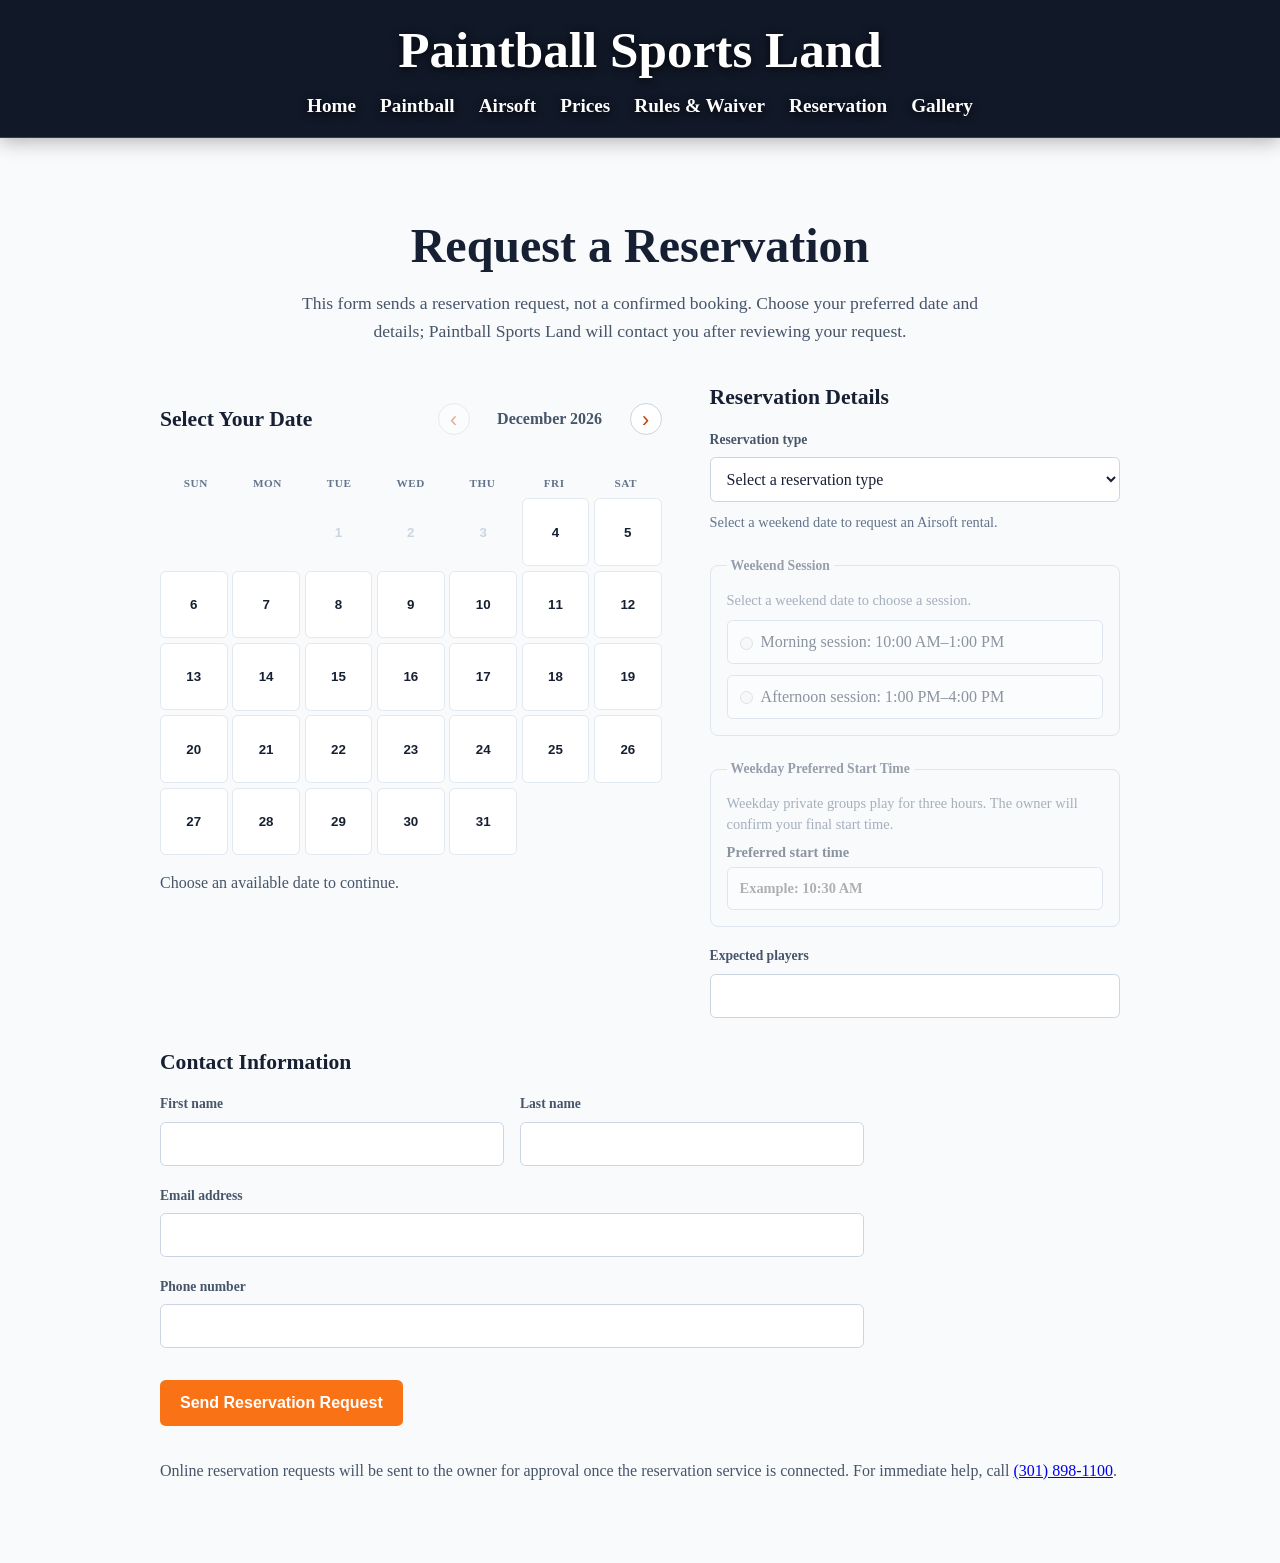
<file: Reservation.html>
<!doctype html>
<html lang="en">
  <head>
    <!-- Page title displayed in the browser tab. -->
    <meta charset="UTF-8">
    <meta name="viewport" content="width=device-width, initial-scale=1.0">
    <title>Reservation | Paintball Sports Land</title>
    <!-- Shares the site's existing styles with this page. -->
    <link rel="stylesheet" href="style.css">
  </head>
  <body>
    <!-- Shared site header. Keep these links the same across all pages. -->
    <header>
      <h1>Paintball Sports Land</h1>
      <nav aria-label="Main navigation">
        <ul class="nav-menu">
          <li><a href="index.html">Home</a></li>
          <li><a href="Paintball.html">Paintball</a></li>
          <li><a href="Airsoft.html">Airsoft</a></li>
          <li><a href="prices.html">Prices</a></li>
          <li><a href="Rules.html">Rules &amp; Waiver</a></li>
          <li><a href="Reservation.html" aria-current="page">Reservation</a></li>
          <li><a href="Gallery.html">Gallery</a></li>
        </ul>
      </nav>
    </header>

    <main>
      <!-- The form collects a reservation request; owner approval is still required. -->
      <section class="page-content reservation-content" aria-labelledby="reservation-heading">
        <div class="content-heading">
          <h2 id="reservation-heading">Request a Reservation</h2>
          <p>This form sends a reservation request, not a confirmed booking. Choose your preferred date and details; Paintball Sports Land will contact you after reviewing your request.</p>
        </div>
        <form class="reservation-form" id="reservation-request-form">
          <section class="calendar-panel" aria-labelledby="date-heading">
            <div class="calendar-heading-row">
              <h3 id="date-heading">Select Your Date</h3>
              <div class="calendar-navigation">
                <button id="calendar-previous" type="button" aria-label="Previous month">‹</button>
                <h4 id="calendar-month" aria-live="polite"></h4>
                <button id="calendar-next" type="button" aria-label="Next month">›</button>
              </div>
            </div>
            <div class="calendar-weekdays" aria-hidden="true">
              <span>Sun</span><span>Mon</span><span>Tue</span><span>Wed</span><span>Thu</span><span>Fri</span><span>Sat</span>
            </div>
            <!-- JavaScript fills this grid with the current month's selectable dates. -->
            <div class="calendar-days" id="calendar-days" role="grid" aria-label="Reservation dates"></div>
            <input id="reservation-date" name="date" type="hidden" required>
            <p class="calendar-selection" id="calendar-selection" aria-live="polite">Choose an available date to continue.</p>
          </section>

          <section class="reservation-details" aria-labelledby="details-heading">
            <h3 id="details-heading">Reservation Details</h3>
            <label for="reservation-package">Reservation type</label>
            <select id="reservation-package" name="package" required>
              <option value="">Select a reservation type</option>
              <option value="paintball-party">Paintball Party Package</option>
              <!-- JavaScript enables this option after a Saturday or Sunday is selected. -->
              <option id="airsoft-rental-option" value="airsoft-rental" disabled>Airsoft Rental Request</option>
            </select>
            <p class="reservation-input-help" id="reservation-package-help">Select a weekend date to request an Airsoft rental.</p>

            <fieldset class="session-options" id="session-options" disabled hidden>
              <legend>Weekend Session</legend>
              <p id="session-help">Select a weekend date to choose a session.</p>
              <label><input name="session" type="radio" value="Morning session: 10:00 AM–1:00 PM"> Morning session: 10:00 AM–1:00 PM</label>
              <label><input name="session" type="radio" value="Afternoon session: 1:00 PM–4:00 PM"> Afternoon session: 1:00 PM–4:00 PM</label>
            </fieldset>

            <!-- This field is enabled only for weekday private-group requests. -->
            <fieldset class="session-options weekday-time-options" id="weekday-time-options" disabled hidden>
              <legend>Weekday Preferred Start Time</legend>
              <p>Weekday private groups play for three hours. The owner will confirm your final start time.</p>
              <label for="weekday-start-time">Preferred start time
                <input id="weekday-start-time" name="weekdayStartTime" type="text" placeholder="Example: 10:30 AM" autocomplete="off" disabled>
              </label>
            </fieldset>

            <label for="player-count">Expected players</label>
            <input id="player-count" name="players" type="number" min="1" max="100" inputmode="numeric" required>
          </section>

          <section class="contact-details-form" aria-labelledby="contact-heading">
            <h3 id="contact-heading">Contact Information</h3>
            <div class="contact-name-grid">
              <div><label for="first-name">First name</label><input id="first-name" name="firstName" autocomplete="given-name" required></div>
              <div><label for="last-name">Last name</label><input id="last-name" name="lastName" autocomplete="family-name" required></div>
            </div>
            <label for="email">Email address</label>
            <input id="email" name="email" type="email" autocomplete="email" pattern="[^\s@]+@[^\s@.]+(?:\.[^\s@.]+)+" title="Enter an email address with an @ symbol and a dot, such as name@example.com." required>
            <label for="phone">Phone number</label>
            <input id="phone" name="phone" type="tel" autocomplete="tel" inputmode="tel" maxlength="14" pattern="\(\d{3}\) \d{3}-\d{4}" title="Enter a 10-digit phone number." required>
          </section>

          <div class="reservation-form-action">
            <button class="book-button" type="submit">Send Reservation Request</button>
            <p class="visually-hidden" id="reservation-status" role="status" aria-live="polite"></p>
          </div>
        </form>
        <p class="reservation-call-note">Online reservation requests will be sent to the owner for approval once the reservation service is connected. For immediate help, call <a href="tel:+13018981100">(301) 898-1100</a>.</p>
      </section>
    </main>
    <!-- Displays form feedback in a prominent pop-up instead of below the button. -->
    <dialog class="reservation-status-dialog" id="reservation-status-dialog" aria-labelledby="reservation-dialog-title">
      <h2 id="reservation-dialog-title">Reservation Request</h2>
      <p id="reservation-dialog-message"></p>
      <button class="book-button" id="reservation-dialog-close" type="button">Close</button>
    </dialog>
    <!-- Creates the live calendar and validates the static reservation-request demo. -->
    <script src="reservation-calendar.js"></script>
  </body>
</html>
</file>
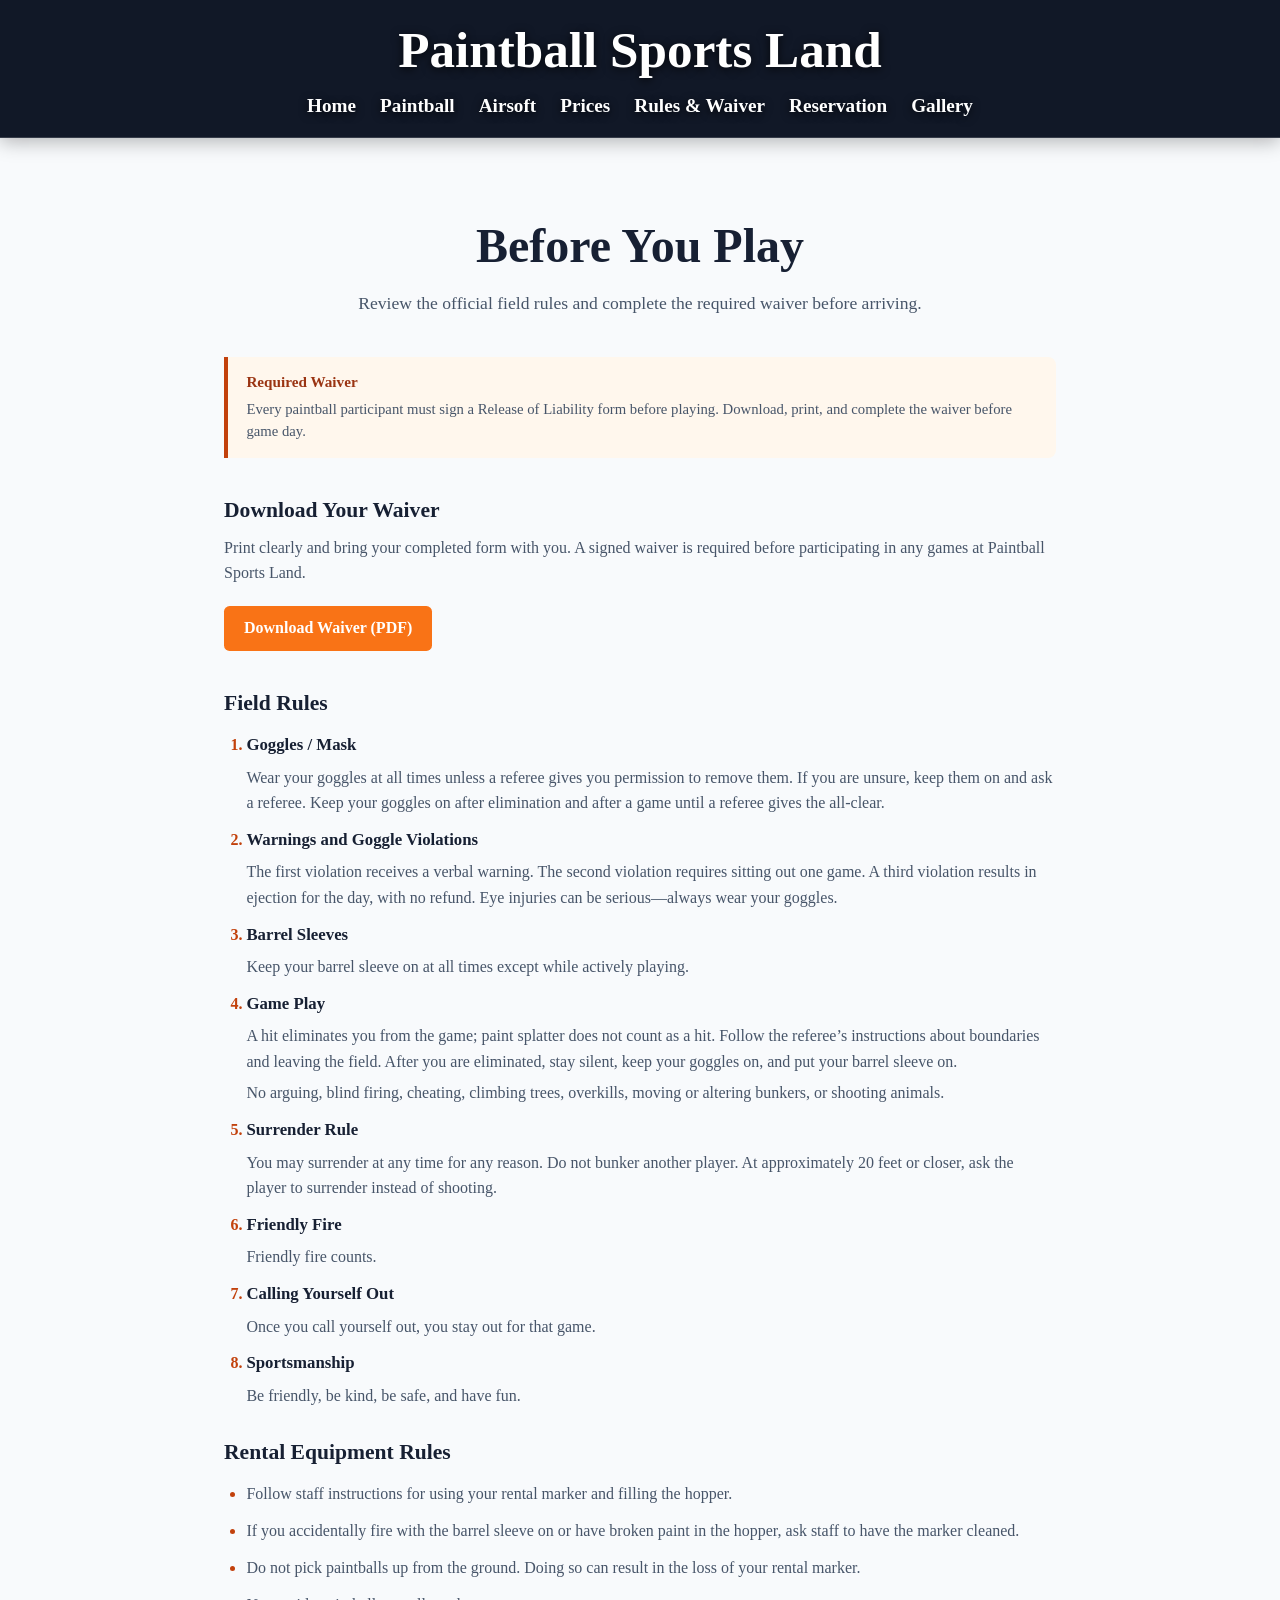
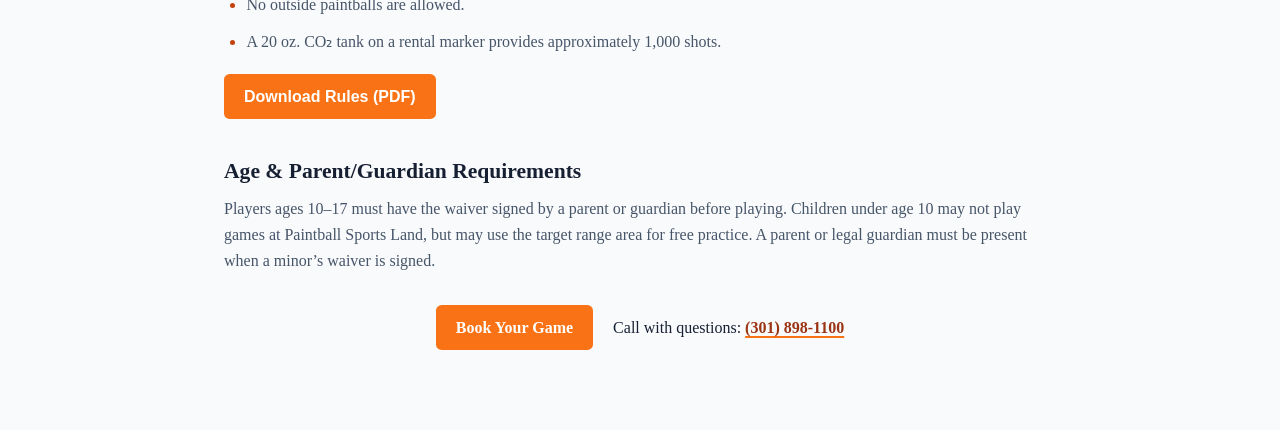
<file: Rules.html>
<!doctype html>
<html lang="en">
  <head>
    <!-- Page title displayed in the browser tab. -->
    <meta charset="UTF-8">
    <meta name="viewport" content="width=device-width, initial-scale=1.0">
    <title>Rules &amp; Waiver | Paintball Sports Land</title>
    <!-- Shares the site's existing styles with this page. -->
    <link rel="stylesheet" href="style.css">
  </head>
  <body>
    <!-- Shared site header. Keep these links the same across all pages. -->
    <header>
      <h1>Paintball Sports Land</h1>
      <nav aria-label="Main navigation">
        <ul class="nav-menu">
          <li><a href="index.html">Home</a></li>
          <li><a href="Paintball.html">Paintball</a></li>
          <li><a href="Airsoft.html">Airsoft</a></li>
          <li><a href="prices.html">Prices</a></li>
          <li><a href="Rules.html" aria-current="page">Rules &amp; Waiver</a></li>
          <li><a href="Reservation.html">Reservation</a></li>
          <li><a href="Gallery.html">Gallery</a></li>
        </ul>
      </nav>
    </header>

    <main>
      <!-- Official rules and waiver instructions share one pre-game destination. -->
      <section class="page-content rules-waiver-content" aria-labelledby="rules-heading">
        <div class="content-heading">
          <h2 id="rules-heading">Before You Play</h2>
          <p>Review the official field rules and complete the required waiver before arriving.</p>
        </div>
        <!-- A short notice makes the waiver requirement clear before the download action. -->
        <div class="rental-id-notice waiver-required-notice">
          <h4>Required Waiver</h4>
          <p>Every paintball participant must sign a Release of Liability form before playing. Download, print, and complete the waiver before game day.</p>
        </div>
        <section class="waiver-download-section">
          <h3>Download Your Waiver</h3>
          <p>Print clearly and bring your completed form with you. A signed waiver is required before participating in any games at Paintball Sports Land.</p>
          <!-- The download attribute saves the exact waiver PDF included with this website. -->
          <a class="book-button" href="documents/WAIVERPBSL2011.pdf" download="WAIVERPBSL2011.pdf">Download Waiver (PDF)</a>
        </section>
        <section class="field-rules-section" aria-labelledby="field-rules-heading">
          <h3 id="field-rules-heading">Field Rules</h3>
          <ol class="field-rules-list">
            <li data-download-rule>
              <h4>Goggles / Mask</h4>
              <p>Wear your goggles at all times unless a referee gives you permission to remove them. If you are unsure, keep them on and ask a referee. Keep your goggles on after elimination and after a game until a referee gives the all-clear.</p>
            </li>
            <li data-download-rule>
              <h4>Warnings and Goggle Violations</h4>
              <p>The first violation receives a verbal warning. The second violation requires sitting out one game. A third violation results in ejection for the day, with no refund. Eye injuries can be serious—always wear your goggles.</p>
            </li>
            <li data-download-rule>
              <h4>Barrel Sleeves</h4>
              <p>Keep your barrel sleeve on at all times except while actively playing.</p>
            </li>
            <li data-download-rule>
              <h4>Game Play</h4>
              <p>A hit eliminates you from the game; paint splatter does not count as a hit. Follow the referee’s instructions about boundaries and leaving the field. After you are eliminated, stay silent, keep your goggles on, and put your barrel sleeve on.</p>
              <p>No arguing, blind firing, cheating, climbing trees, overkills, moving or altering bunkers, or shooting animals.</p>
            </li>
            <li data-download-rule>
              <h4>Surrender Rule</h4>
              <p>You may surrender at any time for any reason. Do not bunker another player. At approximately 20 feet or closer, ask the player to surrender instead of shooting.</p>
            </li>
            <li data-download-rule>
              <h4>Friendly Fire</h4>
              <p>Friendly fire counts.</p>
            </li>
            <li data-download-rule>
              <h4>Calling Yourself Out</h4>
              <p>Once you call yourself out, you stay out for that game.</p>
            </li>
            <li data-download-rule>
              <h4>Sportsmanship</h4>
              <p>Be friendly, be kind, be safe, and have fun.</p>
            </li>
          </ol>
          <h3 class="rental-rules-heading">Rental Equipment Rules</h3>
          <ul class="rental-rules-list">
            <li data-download-rule>Follow staff instructions for using your rental marker and filling the hopper.</li>
            <li data-download-rule>If you accidentally fire with the barrel sleeve on or have broken paint in the hopper, ask staff to have the marker cleaned.</li>
            <li data-download-rule>Do not pick paintballs up from the ground. Doing so can result in the loss of your rental marker.</li>
            <li data-download-rule>No outside paintballs are allowed.</li>
            <li data-download-rule>A 20 oz. CO₂ tank on a rental marker provides approximately 1,000 shots.</li>
          </ul>
          <!-- This button builds the PDF from the current list above, so both always match. -->
          <button class="book-button rules-download-button" id="download-rules-button" type="button">Download Rules (PDF)</button>
        </section>
        <section class="waiver-age-section">
          <h3>Age &amp; Parent/Guardian Requirements</h3>
          <p>Players ages 10–17 must have the waiver signed by a parent or guardian before playing. Children under age 10 may not play games at Paintball Sports Land, but may use the target range area for free practice. A parent or legal guardian must be present when a minor’s waiver is signed.</p>
        </section>
        <div class="page-action-row">
          <a class="book-button" href="Reservation.html">Book Your Game</a>
          <span>Call with questions: <a class="text-link" href="tel:+13018981100">(301) 898-1100</a></span>
        </div>
      </section>
    </main>
    <!-- Creates an up-to-date rules PDF from the list on this page when requested. -->
    <script src="rules-download.js"></script>
  </body>
</html>
</file>
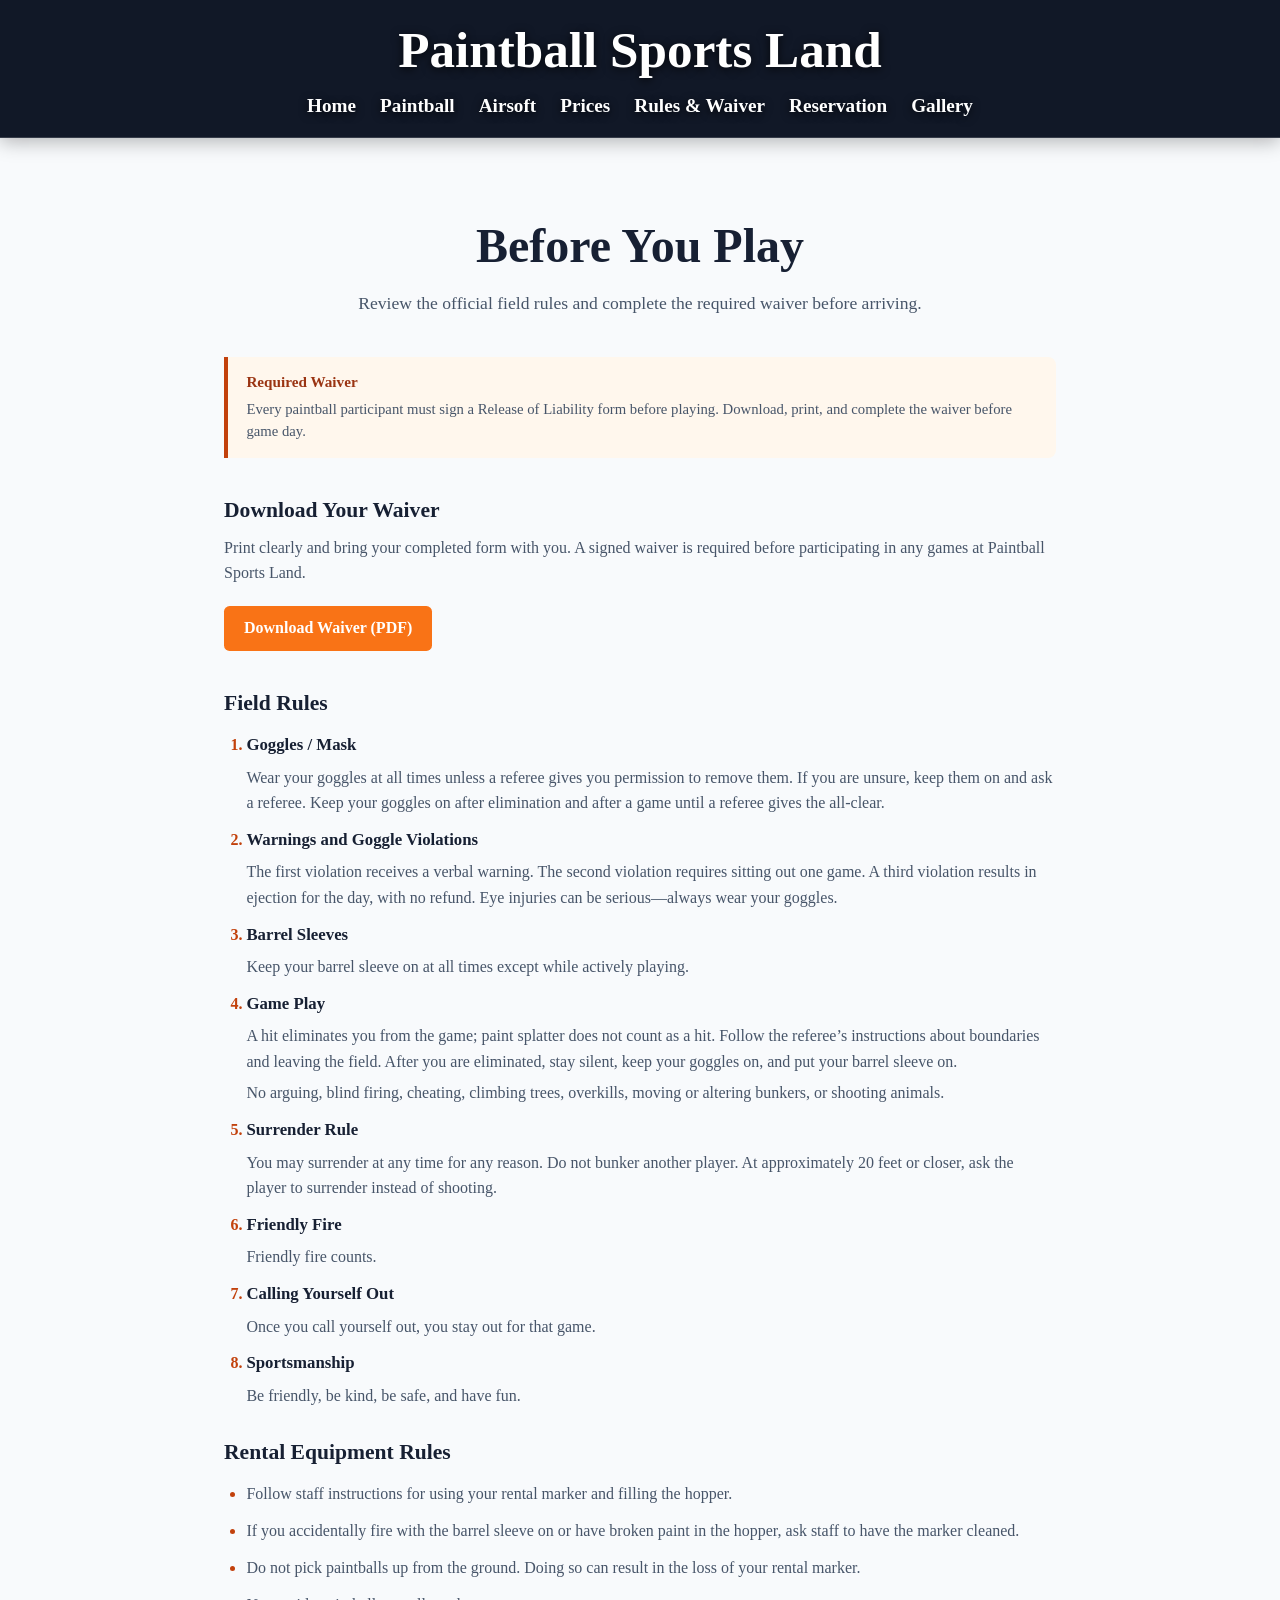
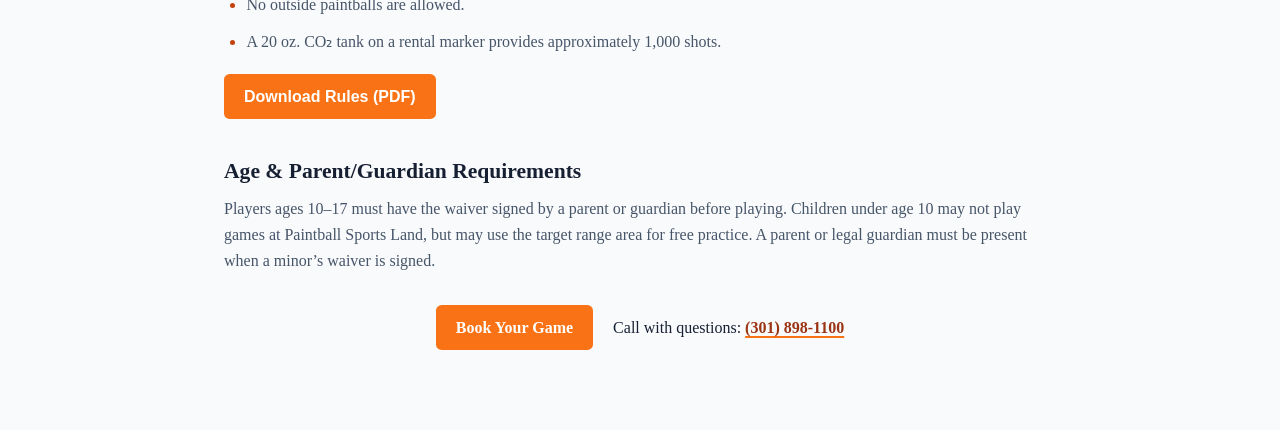
<file: Waiver.html>
<!doctype html>
<html lang="en">
  <head>
    <!-- Page title displayed in the browser tab. -->
    <meta charset="UTF-8">
    <meta name="viewport" content="width=device-width, initial-scale=1.0">
    <title>Rules &amp; Waiver | Paintball Sports Land</title>
    <!-- Keeps existing Waiver bookmarks working after the pages were combined. -->
    <meta http-equiv="refresh" content="0; url=Rules.html">
    <link rel="canonical" href="Rules.html">
    <!-- Shares the site's existing styles with this page. -->
    <link rel="stylesheet" href="style.css">
  </head>
  <body>
    <main>
      <p><a href="Rules.html">Continue to Rules &amp; Waiver</a></p>
    </main>
  </body>
</html>
</file>
<file: style.css>
/*
  SITE-WIDE RESET
  Removes default browser spacing so the hero can reach the screen edges.
*/
html,
body {
  margin: 0;
  padding: 0;
  width: 100%;
  overflow-x: hidden;
}
/* Includes borders and padding in element widths to prevent small-screen overflow. */
*,
*::before,
*::after {
  box-sizing: border-box;
}

/* BUSINESS NAME IN THE HEADER */
h1 {
  /* Centers the name and gives the shared site banner a clear visual presence. */
  text-align: center;
  margin: 0 0 1rem;
  font-size: clamp(2.3rem, 4vw, 3.25rem);
  /* White text and a shadow keep the title readable over every photograph. */
  color: #fff;
  text-shadow: 0 2px 10px rgba(0, 0, 0, 0.75);
}

/* SITE HEADER
   Stays above the page content instead of overlapping hero images. */
header {
  position: relative;
  width: 100%;
  z-index: 3;
  padding: 1.25rem 0;
  /* An opaque background keeps the banner readable without cutting into images. */
  background: #111827;
  border-bottom: 1px solid rgba(255, 255, 255, 0.16);
  box-shadow: 0 4px 18px rgba(0, 0, 0, 0.28);
}


/* NAVIGATION LIST
   Flexbox places page links in a horizontal, centered row. */

.nav-menu {
  display: flex;            /* Lines navigation items up in a row. */
  justify-content: center;  /* Centers the complete menu. */
  gap: 1.5rem;              /* Space between each link; increase for a looser menu. */
  list-style: none;         /* Removes default bullet points. */
  padding: 0;               /* Removes browser-provided list indentation. */
  margin: 0;                /* Removes browser-provided list spacing. */
}

/* Individual navigation links. */
.nav-menu a {
  text-decoration: none;
  color: #fff;
  font-size: 1.2rem;
  font-weight: 700;
  text-shadow: 0 2px 8px rgba(0, 0, 0, 0.8);
}
/* Orange feedback shows which navigation link a mouse or keyboard user has selected. */
.nav-menu a:hover,
.nav-menu a:focus-visible {
  color: #fb923c;
}
/* Clear outline lets keyboard users see the active navigation link. */
.nav-menu a:focus-visible {
  outline: 2px solid #fff;
  outline-offset: 4px;
}

/* HERO SLIDESHOW
   Every slide fills the same hero area. Only .active is visible. */
.slide { 
  position:absolute; /* Removes each slide from normal layout so slides overlap. */
  inset:0;           /* Equivalent to top/right/bottom/left: 0; fills the slideshow. */
  opacity:0;         /* Hidden slides are transparent. */
  transition: opacity 0.5s ease; /* Fade duration when JavaScript changes slides. */
}
.slide.active {
  /* JavaScript adds this class to show the selected slide. */
  opacity: 1;
}
/* Contrast overlay placed above the image but behind caption text. */
.slide::after {
  content: "";
  position: absolute;
  inset: 0;
  background: linear-gradient(90deg, rgba(0, 0, 0, 0.72) 0%, rgba(0, 0, 0, 0.38) 52%, rgba(0, 0, 0, 0.12) 100%);
  pointer-events: none; /* Allows clicks to pass through to the button and controls. */
}
/* A taller responsive hero gives the home-page photography more visual impact. */
.slideshow {
  position: relative;
  width: 100%;
  height: clamp(34rem, 62vh, 40rem);
  overflow: hidden; /* Prevents images and fade effects from extending outside the hero. */
}
/* Each image fills the container; object-fit crops it rather than stretching it. */
.slide img { 
  width:100%; 
  height:100%; 
  object-fit:cover;
}
/* picture becomes the image wrapper on the homepage once WebP is available. */
.slide picture {
  display: block;
  width: 100%;
  height: 100%;
}
/* Keeps the Airsoft player's head and marker below the header without changing hero height. */
.airsoft-slide img {
  object-position: center 18%;
}
/* HERO CAPTION AND READABILITY PANEL */
.caption { 
  position:absolute;
  bottom:20%; /* Moves the caption up from the bottom of the image. */
  left:5%;    /* Keeps a responsive margin from the left edge. */
  color:white;
  font-family:Arial;
  max-width:600px;
  z-index: 1; /* Places text above the image contrast overlay. */
  padding: 1.25rem;
  border-left: 4px solid #f97316; /* Orange accent used throughout the site. */
  border-radius: 0 0.5rem 0.5rem 0;
  background: rgba(0, 0, 0, 0.42);
  box-shadow: 0 8px 24px rgba(0, 0, 0, 0.3);
  transform: translateY(30px); /* Start slightly lower for the entrance animation. */
  opacity:0;                   /* Captions are hidden until their slide becomes active. */
  transition: opacity 0.5s ease, transform 0.5s ease; /* Caption fade and upward motion. */
}
/* The large caption wording. clamp() makes it scale between phone and desktop sizes. */
.caption p {
  margin: 0 0 1rem;
  font-size: clamp(2rem, 5vw, 4rem);
  font-weight: 800;
  line-height: 1.05;
  text-shadow: 0 2px 8px rgba(0, 0, 0, 0.9);
}
.slide.active .caption {
  /* Shows and raises the caption only on the active slide. */
  opacity: 1;
  transform: translateY(0);
}
/* PRIMARY CALL-TO-ACTION: the reservation link styled as a button. */
.book-button {
  display: inline-block;
  padding: 0.85rem 1.25rem;
  border-radius: 0.35rem;
  background: #f97316;
  color: #fff;
  font-size: 1rem;
  font-weight: 700;
  text-decoration: none;
  transition: background 0.2s ease, transform 0.2s ease;
}
/* Hover is for mouse users; focus-visible gives keyboard users the same feedback. */
.book-button:hover,
/* High-contrast outline shown when tabbing to the booking button. */
.book-button:focus-visible {
  background: #ea580c;
  transform: translateY(-2px);
}
.book-button:focus-visible {
  outline: 3px solid #fff;
  outline-offset: 3px;
}
/* Makes the booking action inside the homepage photo slides easier to tap. */
.caption .book-button {
  padding: 1rem 1.6rem;
  font-size: 1.1rem;
}
/* SLIDESHOW CONTROLS */
.slide-arrow {
  position: relative;
  border: none;
  background: transparent;
  color: white;
  font-size: 2.5rem;
  line-height: 1;
  padding: 0.25rem 1rem;
  cursor: pointer;
}
/* Holds the arrows and dots at the bottom center of the hero. */
.slide-controls {
  position: absolute;
  bottom: 1.25rem;
  left: 50%;
  z-index: 2;
  display: flex;
  align-items: center;
  gap: 0.75rem;
  transform: translateX(-50%);
}
/* Places the slide selector dots in a row. */
.slide-dots {
  display: flex;
  gap: 0.7rem;
}
/* Default (unselected) slide selector. */
.slide-dot {
  width: 1rem;
  height: 1rem;
  padding: 0;
  border: 1px solid white;
  border-radius: 50%;
  background: transparent;
  cursor: pointer;
}
/* JavaScript applies active to the dot for the visible slide. */
.slide-dot.active {
  background: white;
}

/*
  HOURS AND AVAILABILITY SECTION
  This is the first content area after the hero. Its dark background keeps the
  energetic paintball style while the light cards make the schedule easy to scan.
*/
.hours-section {
  /*
    Pull this section upward over the bottom of the hero image. Its transparent-to-dark
    background then fades the photo into the solid #111827 content area below it.
    Keep the negative margin and the first padding value in sync: both are 8rem.
  */
  position: relative;
  z-index: 1;
  margin-top: -8rem;
  padding: 13rem 5% 5rem; /* 8rem transition space plus the original 5rem top spacing. */
  background: linear-gradient(to bottom, rgba(17, 24, 39, 0) 0, #111827 8rem, #111827 100%);
  color: #f8fafc;
  text-align: center;
}
/* Limits line length so the introductory text stays comfortable to read. */
.hours-intro {
  max-width: 43rem;
  margin: 0 auto 2.5rem;
}
/* Small orange label placed above the main hours heading. */
.section-label {
  margin: 0 0 0.5rem;
  color: #fb923c;
  font-size: 0.8rem;
  font-weight: 800;
  letter-spacing: 0.12em;
  text-transform: uppercase;
}
/* Main heading for the hours section. */
.hours-section h2 {
  margin: 0;
  font-size: clamp(2rem, 4vw, 3rem);
}
/* Introductory paragraph beneath the heading. */
.hours-intro > p:last-child {
  margin: 1rem 0 0;
  color: #cbd5e1;
  font-size: 1.1rem;
  line-height: 1.6;
}
/* Places the two schedule cards side-by-side on wide screens. */
.hours-cards {
  display: grid;
  grid-template-columns: repeat(2, minmax(0, 1fr));
  gap: 1rem;
  max-width: 56rem;
  margin: 0 auto 2rem;
  text-align: left;
}
/* Base styling shared by both schedule cards. */
.hours-card {
  padding: 2rem;
  border: 1px solid rgba(255, 255, 255, 0.12);
  border-radius: 0.75rem;
  background: #1f2937;
}
/* Small uppercase category label at the top of each card. */
.hours-card-label {
  margin: 0 0 0.75rem;
  color: #fb923c;
  font-size: 0.75rem;
  font-weight: 800;
  letter-spacing: 0.1em;
  text-transform: uppercase;
}
/* Day-range title in each card. */
.hours-card h3 {
  margin: 0;
  font-size: 1.4rem;
}
/* The time line is emphasized so visitors find it at a glance. */
.hours-time {
  margin: 0.75rem 0;
  color: #fff;
  font-size: 1.2rem;
  font-weight: 800;
}
/* Supporting schedule information, such as who may book. */
.hours-card p:last-child {
  margin: 0;
  color: #cbd5e1;
  line-height: 1.5;
}
/* Adds a little visual separation above the booking link. */
.hours-button {
  margin-top: 0.5rem;
  padding: 1.25rem 2.25rem;
  font-size: 1.3rem;
}

/*
  PHONE-SIZED LAYOUT
  Stacks schedule cards so neither the days nor hours become cramped on phones.
*/
@media (max-width: 600px) {
  .hours-section {
    /* Preserves the image fade while reducing normal section spacing on phones. */
    padding: 11.5rem 1.25rem 3.5rem;
  }

  .hours-cards {
    grid-template-columns: 1fr;
  }
}

/*
  LOCATION AND CONTACT SECTION
  A light section after the dark hours area gives the page visual variety and
  keeps the address and phone number easy to read.
*/
.location-section {
  display: grid;
  grid-template-columns: repeat(2, minmax(0, 1fr));
  gap: 3rem;
  align-items: center;
  padding: 5rem 10%;
  background: #f8fafc;
  color: #172033;
}
/* Constrains the intro copy so lines do not become overly long. */
.location-intro {
  max-width: 34rem;
}
/* Reuses the orange section label but gives it a darker background-friendly color. */
.location-section .section-label {
  color: #c2410c;
}
/* Main location heading. */
.location-section h2 {
  margin: 0;
  font-size: clamp(2rem, 4vw, 3rem);
}
/* Descriptive text beneath the location heading. */
.location-intro > p:last-of-type {
  margin: 1rem 0 1.5rem;
  color: #475569;
  font-size: 1.1rem;
  line-height: 1.6;
}
/* Directions link styled as a bordered button so it is secondary to booking. */
.directions-button {
  display: inline-block;
  padding: 0.8rem 1.15rem;
  border: 2px solid #ea580c;
  border-radius: 0.35rem;
  color: #c2410c;
  font-weight: 800;
  text-decoration: none;
  transition: background 0.2s ease, color 0.2s ease;
}
/* Inverts the button colors when it is hovered or selected by keyboard navigation. */
.directions-button:hover,
.directions-button:focus-visible {
  background: #ea580c;
  color: #fff;
}
/* Visible keyboard focus outline for accessibility. */
.directions-button:focus-visible {
  outline: 3px solid #172033;
  outline-offset: 3px;
}
/* Stacks the address and telephone cards with consistent space between them. */
.contact-details {
  display: grid;
  gap: 1rem;
}
/* Shared card layout for an individual contact method. */
.contact-item {
  display: flex;
  flex-direction: column;
  gap: 0.3rem;
  margin: 0; /* Removes the browser's default italic address spacing. */
  padding: 1.5rem;
  border-left: 4px solid #f97316;
  border-radius: 0 0.5rem 0.5rem 0;
  background: #fff;
  box-shadow: 0 6px 18px rgba(15, 23, 42, 0.1);
  color: #334155;
  font-size: 1.1rem;
  font-style: normal; /* address elements are italic by default; this keeps the card readable. */
  line-height: 1.5;
}
/* Small uppercase heading such as Address or Phone. */
.contact-label {
  color: #c2410c;
  font-size: 0.75rem;
  font-weight: 800;
  letter-spacing: 0.1em;
  text-transform: uppercase;
}
/* Phone number link; the color differentiates it and supports tap-to-call on mobile. */
.contact-item a {
  color: #172033;
  font-size: 1.35rem;
  font-weight: 800;
  line-height: 1.6;
  padding: 0.1em 0 0.15em;
  /* The underline collided with parentheses on some screens; color and weight keep this clearly tappable. */
  text-decoration: none;
}
/* Keeps the two-line address readable while making the entire address tappable. */
.contact-item .address-map-link {
  display: grid;
  color: inherit;
  font: inherit;
  font-weight: inherit;
  line-height: inherit;
  padding: 0;
}
.contact-item .address-map-link:hover {
  color: #9a3412;
  text-decoration: underline;
  text-underline-offset: 0.18em;
}
.contact-item .address-map-link:focus-visible {
  outline: 3px solid #172033;
  outline-offset: 3px;
}
/* Keeps displayed phone numbers on one unbroken, comfortably spaced line. */
a[href^="tel:"] {
  display: inline-block;
  line-height: 1.6;
  white-space: nowrap;
}

/* On phones, stack the location introduction and contact cards vertically. */
@media (max-width: 700px) {
  .location-section {
    grid-template-columns: 1fr;
    gap: 2rem;
    padding: 3.5rem 1.25rem;
  }
}

/*
  FAQ SECTION
  A neutral light background separates these expandable answers from the location
  section. The browser handles opening and closing each details element—no script needed.
*/
.faq-section {
  padding: 5rem 5%;
  background: #e2e8f0;
  color: #172033;
}
/* Centers and limits the introductory copy. */
.faq-intro {
  max-width: 43rem;
  margin: 0 auto 2.5rem;
  text-align: center;
}
/* Uses a darker orange so the label remains readable on the light FAQ background. */
.faq-section .section-label {
  color: #c2410c;
}
/* Main FAQ heading. */
.faq-section h2 {
  margin: 0;
  font-size: clamp(2rem, 4vw, 3rem);
}
/* Introductory paragraph below the heading. */
.faq-intro > p:last-child {
  margin: 1rem 0 0;
  color: #475569;
  font-size: 1.1rem;
  line-height: 1.6;
}
/* Keeps the questions at a readable width and gives them consistent spacing. */
.faq-list {
  display: grid;
  gap: 0.75rem;
  max-width: 52rem;
  margin: 0 auto;
}
/* Individual expandable question card. */
.faq-item {
  border: 1px solid #cbd5e1;
  border-radius: 0.5rem;
  background: #fff;
  box-shadow: 0 3px 10px rgba(15, 23, 42, 0.06);
}
/* The clickable question heading. */
.faq-item summary {
  padding: 1.15rem 3rem 1.15rem 1.25rem;
  color: #172033;
  font-size: 1.05rem;
  font-weight: 800;
  cursor: pointer;
}
/* Changes the question color when its answer is currently expanded. */
.faq-item[open] summary {
  color: #c2410c;
}
/* Answer text revealed after a visitor opens a question. */
.faq-item p {
  margin: 0;
  padding: 0 1.25rem 1.25rem;
  color: #475569;
  line-height: 1.6;
}
/* Phone number in the FAQ retains a clear, accessible link style. */
.faq-item a {
  color: #9a3412;
  font-weight: 800;
}
/* Clear focus outline when keyboard users tab to a question. */
.faq-item summary:focus-visible {
  outline: 3px solid #f97316;
  outline-offset: -3px;
}

/*
  INNER PAGE LAYOUT
  These reusable styles give every new navigation page a consistent hero and
  content layout. They do not affect the homepage slideshow.
*/
.inner-page-hero {
  display: grid;
  align-content: center;
  place-items: center;
  row-gap: 0.4rem;
  min-height: 18rem;
  padding: 4rem 5%;
  background: linear-gradient(135deg, #111827, #263449);
  color: #fff;
  text-align: center;
}
/* Inner-page section labels use a light orange that is readable on the dark hero. */
.inner-page-hero .section-label {
  margin-bottom: 0.75rem;
  color: #fb923c;
}
/* Main title on the non-homepage hero areas. */
.inner-page-hero h2 {
  margin: 0;
  font-size: clamp(2.5rem, 6vw, 4.5rem);
}
/* Short description placed below each inner-page title. */
.inner-page-hero > p:last-child {
  max-width: 42rem;
  margin: 0.4rem 0 0;
  color: #dbeafe;
  font-size: 1.1rem;
  line-height: 1.6;
}
/* Uses the supplied Airsoft field photo while preserving readable hero text. */
.airsoft-hero {
  background:
    linear-gradient(rgba(14, 25, 18, 0.68), rgba(14, 25, 18, 0.68)),
    url("images/Airsoft_2.jpg") center 55% / cover no-repeat;
  background:
    linear-gradient(rgba(14, 25, 18, 0.68), rgba(14, 25, 18, 0.68)),
    image-set(
      url("images/optimized/Airsoft_2.webp") type("image/webp"),
      url("images/Airsoft_2.jpg") type("image/jpeg")
    ) center 55% / cover no-repeat;
}
/* Paintball page hero uses the supplied field photograph with a dark overlay for readable text. */
.paintball-hero {
  background:
    linear-gradient(rgba(10, 20, 12, 0.7), rgba(10, 20, 12, 0.7)),
    url("images/mfranck-paintball-1449870.jpg") center 42% / cover no-repeat;
  background:
    linear-gradient(rgba(10, 20, 12, 0.7), rgba(10, 20, 12, 0.7)),
    image-set(
      url("images/optimized/mfranck-paintball-1449870.webp") type("image/webp"),
      url("images/mfranck-paintball-1449870.jpg") type("image/jpeg")
    ) center 42% / cover no-repeat;
}
/* Main white content area used on all of the new pages. */
.page-content {
  padding: 5rem 10%;
  background: #f8fafc;
  color: #172033;
}
/* Caption-free masonry layout keeps each field photo at its natural shape. */
.gallery-grid {
  columns: 3 18rem;
  column-gap: 1.25rem;
  max-width: 76rem;
  margin: 0 auto;
}
.gallery-item {
  break-inside: avoid;
  margin: 0 0 1.25rem;
  overflow: hidden;
  border-radius: 0.6rem;
  background: #e2e8f0;
}
.gallery-item img {
  display: block;
  width: 100%;
  height: auto;
  transition: transform 0.3s ease;
}
.gallery-item:hover img {
  transform: scale(1.025);
}
/* Centers the title and introduction above each page's content cards. */
.content-heading {
  max-width: 43rem;
  margin: 0 auto 2.5rem;
  text-align: center;
}
.content-heading h2 {
  margin: 0;
  font-size: clamp(2rem, 4vw, 3rem);
}
.content-heading p {
  margin: 1rem 0 0;
  color: #475569;
  font-size: 1.1rem;
  line-height: 1.6;
}
/* Responsive two-column grid for activity and package cards. */
.content-grid {
  display: grid;
  grid-template-columns: repeat(2, minmax(0, 1fr));
  gap: 1rem;
  max-width: 56rem;
  margin: 0 auto;
}
/* Shared white card used across the inner pages. */
.page-card,
.page-callout {
  padding: 2rem;
  border: 1px solid #cbd5e1;
  border-radius: 0.75rem;
  background: #fff;
  box-shadow: 0 6px 18px rgba(15, 23, 42, 0.08);
}
.page-card h3,
.page-callout h3 {
  margin: 0;
  color: #172033;
  font-size: 1.35rem;
}
.page-card p,
.page-callout p {
  margin: 0.75rem 0 0;
  color: #475569;
  line-height: 1.6;
}
/* Single full-width callout used for notes about rules, waivers, or reservations. */
.page-callout {
  max-width: 52rem;
  margin: 2rem auto 0;
  border-left: 4px solid #f97316;
}
.waiver-download-section,
.waiver-age-section,
.field-rules-section {
  max-width: 52rem;
  margin: 2.5rem auto 0;
}
.waiver-download-section h3,
.waiver-age-section h3,
.field-rules-section h3 {
  margin: 0;
  color: #172033;
  font-size: 1.35rem;
}
.waiver-download-section p,
.waiver-age-section p {
  margin: 0.75rem 0 0;
  color: #475569;
  line-height: 1.6;
}
.waiver-download-section .book-button {
  margin-top: 1.25rem;
}
.field-rules-list,
.rental-rules-list {
  display: grid;
  gap: 0.7rem;
  margin: 1rem 0 0;
  padding-left: 1.4rem;
  color: #475569;
  line-height: 1.6;
}
.field-rules-list h4 {
  margin: 0;
  color: #172033;
  font-size: 1.05rem;
}
.field-rules-list p {
  margin: 0.35rem 0 0;
}
.rental-rules-heading {
  margin-top: 2rem !important;
}
.field-rules-section li::marker {
  color: #c2410c;
  font-weight: 800;
}
.rules-download-button {
  margin-top: 1.25rem;
  border: 0;
  cursor: pointer;
}
/* Replaces the removed Rules & Waiver hero while keeping content below the overlay header. */
.rules-waiver-content {
  padding-top: 5rem;
}
.reservation-content {
  padding-top: 5rem;
}
.reservation-form {
  display: grid;
  grid-template-columns: minmax(0, 1.1fr) minmax(0, 0.9fr);
  gap: 2rem 3rem;
  max-width: 60rem;
  margin: 0 auto;
}
.calendar-panel,
.reservation-details,
.contact-details-form {
  min-width: 0;
}
.calendar-heading-row,
.reservation-details > h3,
.contact-details-form h3 {
  margin: 0;
}
.calendar-heading-row {
  display: flex;
  flex-wrap: wrap;
  justify-content: space-between;
  align-items: center;
  gap: 1rem;
}
.calendar-heading-row h3,
.reservation-details h3,
.contact-details-form h3 {
  color: #172033;
  font-size: 1.35rem;
}
.calendar-navigation {
  display: flex;
  align-items: center;
  gap: 0.5rem;
}
.calendar-navigation h4 {
  width: 9rem;
  margin: 0;
  color: #475569;
  font-size: 1rem;
  text-align: center;
}
.calendar-navigation button {
  width: 2rem;
  height: 2rem;
  border: 1px solid #cbd5e1;
  border-radius: 50%;
  background: #fff;
  color: #c2410c;
  font-size: 1.35rem;
  line-height: 1;
  cursor: pointer;
}
.calendar-navigation button:disabled {
  opacity: 0.4;
  cursor: not-allowed;
}
.calendar-weekdays,
.calendar-days {
  display: grid;
  grid-template-columns: repeat(7, minmax(0, 1fr));
}
.calendar-weekdays {
  margin-top: 1.5rem;
  color: #64748b;
  font-size: 0.7rem;
  font-weight: 800;
  letter-spacing: 0.05em;
  text-align: center;
  text-transform: uppercase;
}
.calendar-days {
  gap: 0.3rem;
  margin-top: 0.55rem;
}
.calendar-day,
.calendar-empty-day {
  aspect-ratio: 1;
}
.calendar-day {
  border: 1px solid #e2e8f0;
  border-radius: 0.35rem;
  background: #fff;
  color: #172033;
  font-weight: 700;
  cursor: pointer;
}
.calendar-day:hover,
.calendar-day:focus-visible {
  border-color: #f97316;
  color: #c2410c;
}
.calendar-day:focus-visible {
  outline: 2px solid #172033;
  outline-offset: 2px;
}
.calendar-day.is-selected {
  border-color: #ea580c;
  background: #f97316;
  color: #fff;
}
.calendar-day:disabled {
  border-color: transparent;
  background: transparent;
  color: #cbd5e1;
  cursor: not-allowed;
}
.calendar-selection {
  min-height: 1.5rem;
  margin: 1rem 0 0;
  color: #475569;
  line-height: 1.5;
}
.reservation-details,
.contact-details-form {
  display: grid;
  align-content: start;
  gap: 0.6rem;
}
.reservation-details label,
.contact-details-form label {
  margin-top: 0.75rem;
  color: #475569;
  font-size: 0.85rem;
  font-weight: 800;
}
.reservation-details select,
.reservation-details input,
.contact-details-form input {
  width: 100%;
  box-sizing: border-box;
  padding: 0.75rem;
  border: 1px solid #cbd5e1;
  border-radius: 0.35rem;
  background: #fff;
  color: #172033;
  font: inherit;
}
.reservation-details select:focus,
.reservation-details input:focus,
.contact-details-form input:focus {
  outline: 3px solid rgba(249, 115, 22, 0.35);
  border-color: #ea580c;
}
/* Immediate visual feedback helps visitors confirm a complete email address. */
.contact-details-form input.is-invalid {
  border-color: #dc2626;
  background: #fef2f2;
}
.contact-details-form input.is-valid {
  border-color: #16a34a;
  background: #f0fdf4;
}
.session-options {
  display: grid;
  gap: 0.65rem;
  margin: 1rem 0 0;
  padding: 1rem;
  border: 1px solid #cbd5e1;
  border-radius: 0.5rem;
}
.session-options:disabled {
  opacity: 0.55;
}
.session-options legend {
  padding: 0 0.25rem;
  color: #475569;
  font-size: 0.85rem;
  font-weight: 800;
}
.session-options p {
  margin: 0;
  color: #64748b;
  font-size: 0.9rem;
  line-height: 1.4;
}
/* Explains when a reservation type is unavailable without adding another card. */
.reservation-input-help {
  margin: 0;
  color: #64748b;
  font-size: 0.9rem;
  line-height: 1.4;
}
.session-options label {
  display: flex;
  align-items: flex-start;
  gap: 0.5rem;
  margin: 0;
  color: #334155;
  font-size: 0.9rem;
  font-weight: 400;
}
.session-options input {
  width: auto;
  margin: 0.2rem 0 0;
}
/* Restores a full-width time field inside the weekday session fieldset. */
.weekday-time-options label {
  display: grid;
  gap: 0.35rem;
  margin: 0;
  color: #334155;
  font-size: 0.9rem;
  font-weight: 700;
}
.weekday-time-options input {
  width: 100%;
  margin: 0;
}
/* Makes the weekend session choices feel like large tap targets instead of tiny radios. */
.session-options:not(.weekday-time-options) label {
  padding: 0.75rem;
  border: 1px solid #cbd5e1;
  border-radius: 0.35rem;
  background: #fff;
  font-size: 1rem;
}
.session-options:not(.weekday-time-options) label:has(input:checked) {
  border-color: #ea580c;
  background: #fff7ed;
}
.contact-details-form {
  grid-column: 1 / -1;
  max-width: 44rem;
}
.contact-name-grid {
  display: grid;
  grid-template-columns: repeat(2, minmax(0, 1fr));
  gap: 1rem;
}
.contact-name-grid div {
  display: grid;
  gap: 0.6rem;
}
.contact-name-grid label {
  margin-top: 0.75rem;
}
.reservation-form-action {
  grid-column: 1 / -1;
  display: flex;
  flex-wrap: wrap;
  align-items: center;
  gap: 1rem;
}
.reservation-form-action .book-button {
  border: 0;
  cursor: pointer;
}
.reservation-form-action p {
  margin: 0;
  color: #475569;
  line-height: 1.5;
}
/* Keeps live status text available to screen readers while the dialog handles visible feedback. */
.visually-hidden {
  position: absolute;
  width: 1px;
  height: 1px;
  padding: 0;
  margin: -1px;
  overflow: hidden;
  clip: rect(0, 0, 0, 0);
  white-space: nowrap;
  border: 0;
}
/* Large, focused reservation feedback that is easy to notice after submission. */
.reservation-status-dialog {
  width: min(90vw, 34rem);
  margin: auto;
  padding: 2rem;
  border: 0;
  border-radius: 0.75rem;
  box-shadow: 0 24px 60px rgba(15, 23, 42, 0.35);
  color: #172033;
}
.reservation-status-dialog::backdrop {
  background: rgba(15, 23, 42, 0.68);
}
.reservation-status-dialog h2 {
  margin: 0;
  color: #c2410c;
  font-size: 1.5rem;
}
.reservation-status-dialog p {
  margin: 1rem 0 1.5rem;
  color: #475569;
  font-size: 1.05rem;
  line-height: 1.6;
}
.reservation-status-dialog .book-button {
  border: 0;
  cursor: pointer;
}
.reservation-call-note {
  max-width: 60rem;
  margin: 2rem auto 0;
  color: #475569;
  line-height: 1.6;
}
/* Replaces the removed Prices hero while keeping content below the overlay header. */
.prices-content {
  padding-top: 5rem;
}
/* Pricing tables use definition lists so each item and price remain paired. */
.price-list {
  display: grid;
  gap: 0.85rem;
  margin: 1rem 0 0;
}
.price-list div {
  display: grid;
  gap: 0.18rem;
  padding-bottom: 0.85rem;
  border-bottom: 1px solid #e2e8f0;
}
.price-list div:last-child {
  padding-bottom: 0;
  border-bottom: 0;
}
.price-list dt {
  color: #475569;
  font-size: 0.78rem;
  font-weight: 800;
  letter-spacing: 0.08em;
  text-transform: uppercase;
}
.price-list dd {
  margin: 0;
  color: #172033;
  font-size: 1.08rem;
  font-weight: 800;
}
.price-list dd span {
  display: block;
  margin-top: 0.15rem;
  color: #64748b;
  font-size: 0.88rem;
  font-weight: 400;
}
.price-feature {
  margin: 0.85rem 0 0 !important;
  color: #c2410c !important;
  font-size: 1.6rem;
  font-weight: 800;
}
.all-day-rental {
  margin: 1rem 0 0 !important;
  padding-top: 1rem;
  border-top: 1px solid #e2e8f0;
  color: #172033 !important;
}
.all-day-rental strong,
.all-day-rental span {
  display: block;
}
.all-day-rental strong {
  color: #c2410c;
  font-size: 1.15rem;
}
.all-day-rental span {
  margin-top: 0.25rem;
  color: #64748b;
}
.pricing-primary {
  display: grid;
  grid-template-columns: repeat(2, minmax(0, 1fr));
  gap: 3rem;
  max-width: 56rem;
  margin: 0 auto;
  /* Each column can end at its own content height instead of sharing one tall card. */
  align-items: start;
  padding: 0;
  border: 0;
  border-radius: 0;
  background: transparent;
  box-shadow: none;
}
.pricing-primary section + section {
  border-left: 1px solid #e2e8f0;
  padding-left: 3rem;
}
.admission-rental-items {
  margin-top: 2rem;
  padding-top: 1.5rem;
  border-top: 1px solid #e2e8f0;
}
.admission-rental-items h3 {
  margin: 0;
  color: #172033;
  font-size: 1.2rem;
}
/* Uses two columns to keep the small rental-item price list compact. */
.admission-rental-items .compact-price-list {
  grid-template-columns: repeat(2, minmax(0, 1fr));
  column-gap: 1.25rem;
}
.admission-rental-items .compact-price-list div {
  padding-bottom: 0;
  border-bottom: 0;
}
.admission-rental-items .compact-price-list div:last-child {
  grid-column: 1 / -1;
  padding-top: 0.75rem;
  border-top: 1px solid #e2e8f0;
}
/* Places the single-session schedule directly beneath the individual rental price. */
.pricing-primary section:nth-child(2) {
  display: flex;
  flex-direction: column;
}
.pricing-primary section:nth-child(2) > h3 {
  order: 0;
}
.pricing-primary section:nth-child(2) > .price-feature {
  order: 1;
}
.pricing-primary section:nth-child(2) > p:last-child {
  order: 2;
}
.pricing-primary section:nth-child(2) > p:nth-of-type(2) {
  order: 3;
}
.pricing-primary section:nth-child(2) > .all-day-rental {
  order: 4;
}
.pricing-primary section:nth-child(2) > .rental-id-notice {
  order: 5;
}
.party-price-strip {
  display: flex;
  flex-wrap: wrap;
  justify-content: space-between;
  align-items: center;
  gap: 1rem 2rem;
  max-width: 52rem;
  margin: 2rem auto 0;
  padding: 1.5rem 2rem;
  border-left: 4px solid #f97316;
  background: #fff7ed;
}
.party-price-strip h3 {
  margin: 0;
  color: #172033;
  font-size: 1.35rem;
}
.party-price-strip p:not(.price-feature) {
  margin: 0.4rem 0 0;
  color: #475569;
  line-height: 1.5;
}
.party-price-strip .price-feature {
  margin: 0 !important;
  white-space: nowrap;
}
.party-price-strip .price-feature span {
  font-size: 1rem;
}
.party-price-details {
  display: grid;
  gap: 0.45rem;
  width: 100%;
  margin: 0.25rem 0 0;
  padding: 1rem 0 0 1.25rem;
  border-top: 1px solid #fed7aa;
  color: #475569;
  line-height: 1.5;
}
.rental-id-notice {
  margin-top: 1.25rem;
  padding: 1rem 1.15rem;
  border-left: 4px solid #dc2626;
  border-left-color: #dc2626;
  border-radius: 0 0.5rem 0.5rem 0;
  background: #fff7ed;
}
.rental-id-notice h4 {
  margin: 0;
  color: #991b1b;
  font-size: 0.95rem;
}
.rental-id-notice p {
  margin: 0.4rem 0 0;
  color: #475569;
  font-size: 0.92rem;
  line-height: 1.5;
}
/* Reuses the compact notice pattern for the required waiver at the top of its page. */
.waiver-required-notice {
  max-width: 52rem;
  margin: 0 auto;
  border-left-color: #c2410c;
  background: #fff7ed;
}
.waiver-required-notice h4 {
  color: #9a3412;
}
.pricing-extras {
  display: grid;
  grid-template-columns: repeat(2, minmax(0, 1fr));
  gap: 2.5rem 4rem;
  max-width: 52rem;
  margin: 3rem auto 0;
}
.price-detail h3 {
  margin: 0;
  color: #172033;
  font-size: 1.2rem;
}
/* The original lower placement is hidden after moving this list into Admission & Air. */
.price-detail--moved {
  display: none;
}
.price-item-list {
  margin: 1rem 0 0;
  padding-left: 1.25rem;
  color: #475569;
  line-height: 1.7;
}
.compact-price-list {
  gap: 0.65rem;
}
.compact-price-list div {
  padding-bottom: 0.65rem;
}
.pro-shop-note,
.price-change-note {
  max-width: 52rem;
  margin: 2rem auto 0;
  color: #475569;
  text-align: center;
}
.price-change-note {
  margin-top: 0.75rem;
  color: #b91c1c;
  font-weight: 800;
}
/* Aligns main and secondary page actions beneath content. */
.page-action-row {
  display: flex;
  flex-wrap: wrap;
  justify-content: center;
  align-items: center;
  gap: 1.25rem;
  margin-top: 2rem;
}
/* Secondary text link displayed beside the primary booking button. */
.text-link {
  color: #9a3412;
  font-weight: 800;
  text-decoration-color: #f97316;
  text-decoration-thickness: 2px;
  text-underline-offset: 0.2em;
}
.text-link:focus-visible {
  outline: 3px solid #f97316;
  outline-offset: 3px;
}

/* PAINTBALL PACKAGES
   Pricing and reservation information supplied for the Paintball page. */
.paintball-packages .section-label,
.party-package-section .section-label {
  color: #c2410c;
}
.package-grid {
  max-width: 46rem;
}
/* Brings the Paintball rental heading closer to the hero photograph. */
.paintball-packages {
  padding-top: 3rem;
}
.package-card {
  border-top: 5px solid #f97316;
}
.card-kicker {
  margin: 0 0 0.5rem !important;
  color: #c2410c !important;
  font-size: 0.75rem;
  font-weight: 800;
  letter-spacing: 0.1em;
  text-transform: uppercase;
}
.package-card h3 {
  color: #c2410c;
  font-size: 2.1rem;
}
.package-card h3 span,
.party-package-price span {
  font-size: 1rem;
}
.rental-includes ul,
.party-package-details ul {
  margin: 0.85rem 0 0;
  padding-left: 1.25rem;
  color: #475569;
  line-height: 1.7;
}
.field-paint-note,
.pricing-note {
  max-width: 52rem;
  margin: 1.5rem auto 0;
  color: #9a3412;
  font-weight: 800;
  text-align: center;
}
.party-package-section {
  padding: 5rem 10%;
  background: #172033;
  color: #f8fafc;
}
.party-package-section .content-heading h2 {
  color: #fff;
}
.party-package-section .content-heading p:last-child {
  color: #cbd5e1;
}
/* Spaces the weekend and weekday private-group packages without extra cards. */
.party-package-list {
  display: grid;
  gap: 1.5rem;
}
.party-package-card {
  display: grid;
  grid-template-columns: minmax(13rem, 0.75fr) minmax(0, 1.25fr);
  max-width: 56rem;
  margin: 0 auto;
  overflow: hidden;
  border-radius: 0.75rem;
  background: #fff;
  box-shadow: 0 12px 28px rgba(0, 0, 0, 0.25);
  color: #172033;
}
.party-package-price {
  display: grid;
  align-content: center;
  padding: 2rem;
  background: #f97316;
  color: #fff;
}
.party-package-price p {
  margin: 0 0 0.75rem;
  font-weight: 800;
  line-height: 1.4;
}
/* Makes the weekday and weekend package names easy to spot before the price. */
.party-package-label {
  font-size: 1.3rem;
  letter-spacing: 0.04em;
  text-transform: uppercase;
}
.party-package-price strong {
  font-size: clamp(2.5rem, 6vw, 4rem);
  line-height: 1;
}
.party-package-details {
  padding: 2rem;
}
.party-package-details h3 {
  margin: 0;
  font-size: 1.3rem;
}
.party-package-details p {
  margin: 0.65rem 0 1.5rem;
  color: #475569;
  line-height: 1.6;
}
.pricing-note {
  color: #fed7aa;
}

/* AIRSOFT VISIT AND SAFETY INFORMATION */
.airsoft-rental-card {
  border-top: 5px solid #f97316;
  background: #fff7ed;
}
.airsoft-rules-section {
  padding: 5rem 10%;
  background: #172033;
  color: #f8fafc;
}
.airsoft-rules-section .section-label {
  color: #fb923c;
}
.airsoft-rules-section .content-heading h2 {
  color: #fff;
}
.airsoft-rules-section .content-heading p:last-child {
  color: #cbd5e1;
}
.airsoft-rules-grid {
  max-width: 56rem;
}
.airsoft-rule-card {
  border: 0;
  box-shadow: none;
}
.airsoft-rule-card h3 {
  color: #c2410c;
}
.airsoft-limits {
  display: grid;
  gap: 0.75rem;
  margin: 1rem 0 0;
}
.airsoft-limits div {
  padding-bottom: 0.75rem;
  border-bottom: 1px solid #e2e8f0;
}
.airsoft-limits div:last-child {
  padding-bottom: 0;
  border-bottom: 0;
}
.airsoft-limits dt {
  color: #475569;
  font-size: 0.78rem;
  font-weight: 800;
  letter-spacing: 0.08em;
  text-transform: uppercase;
}
.airsoft-limits dd {
  margin: 0.25rem 0 0;
  color: #172033;
  font-size: 1.08rem;
  font-weight: 800;
}
.airsoft-rule-card ul {
  margin: 1rem 0 0;
  padding-left: 1.25rem;
  color: #475569;
  line-height: 1.7;
}

@media (max-width: 600px) {
  .rules-waiver-content {
    padding-top: 8rem;
  }

  .prices-content {
    padding-top: 8rem;
  }

  .pricing-primary,
  .pricing-extras {
    grid-template-columns: 1fr;
    gap: 2rem;
  }

  .pricing-primary section + section {
    border-top: 1px solid #e2e8f0;
    border-left: 0;
    padding-top: 2rem;
    padding-left: 0;
  }

  .party-price-strip {
    padding: 1.5rem;
  }

  .admission-rental-items .compact-price-list {
    grid-template-columns: 1fr;
  }

  .admission-rental-items .compact-price-list div:last-child {
    grid-column: auto;
  }

  .party-package-section {
    padding: 3.5rem 1.25rem;
  }

  .airsoft-rules-section {
    padding: 3.5rem 1.25rem;
  }

  .party-package-card {
    grid-template-columns: 1fr;
  }
}



/* Stacks inner-page cards and reduces horizontal spacing on phones. */
@media (max-width: 600px) {
  .inner-page-hero {
    min-height: 14rem;
    padding: 8rem 1.25rem 2.5rem;
  }

  .page-content {
    padding: 3.5rem 1.25rem;
  }

  .paintball-packages {
    padding-top: 2.5rem;
  }

  .content-grid {
    grid-template-columns: 1fr;
  }

  .gallery-grid {
    columns: 1;
  }
}

/* Reduces the FAQ section's side padding on narrow screens. */
@media (max-width: 600px) {
  .faq-section {
    padding: 3.5rem 1.25rem;
  }
}

/* Stacks the reservation request fields while preserving clearance below the header. */
@media (max-width: 600px) {
  .reservation-content {
    padding-top: 8rem;
  }

  .reservation-form {
    grid-template-columns: 1fr;
    gap: 2rem;
  }

  .contact-details-form,
  .reservation-form-action {
    grid-column: auto;
  }

  .calendar-heading-row {
    align-items: flex-start;
  }

  .contact-name-grid {
    grid-template-columns: 1fr;
  }
}

/*
  MOBILE AND TABLET LAYOUT
  Navigation wraps rather than running off the screen, and page spacing is
  reduced for smaller displays.
*/
@media (max-width: 700px) {
  header {
    padding: 1.5rem 1.1rem;
  }

  h1 {
    margin-bottom: 1.15rem;
    font-size: clamp(2.3rem, 11vw, 3.25rem);
  }

  .nav-menu {
    flex-wrap: wrap;
    gap: 1rem 1.4rem;
  }

  .nav-menu a {
    display: inline-block;
    padding: 0.3rem;
    font-size: 1.3rem;
    line-height: 1.45;
  }

  .slideshow {
    height: clamp(34rem, 78svh, 42rem);
  }

  .caption {
    right: 1rem;
    bottom: 4.5rem;
    left: 1rem;
    max-width: none;
    padding: 1rem;
  }

  .caption p {
    font-size: clamp(1.8rem, 9vw, 2.8rem);
  }

  .inner-page-hero {
    min-height: 14rem;
    padding: 3rem 1.25rem;
  }

  .rules-waiver-content,
  .prices-content,
  .reservation-content {
    padding-top: 3.5rem;
  }

}
</file>
